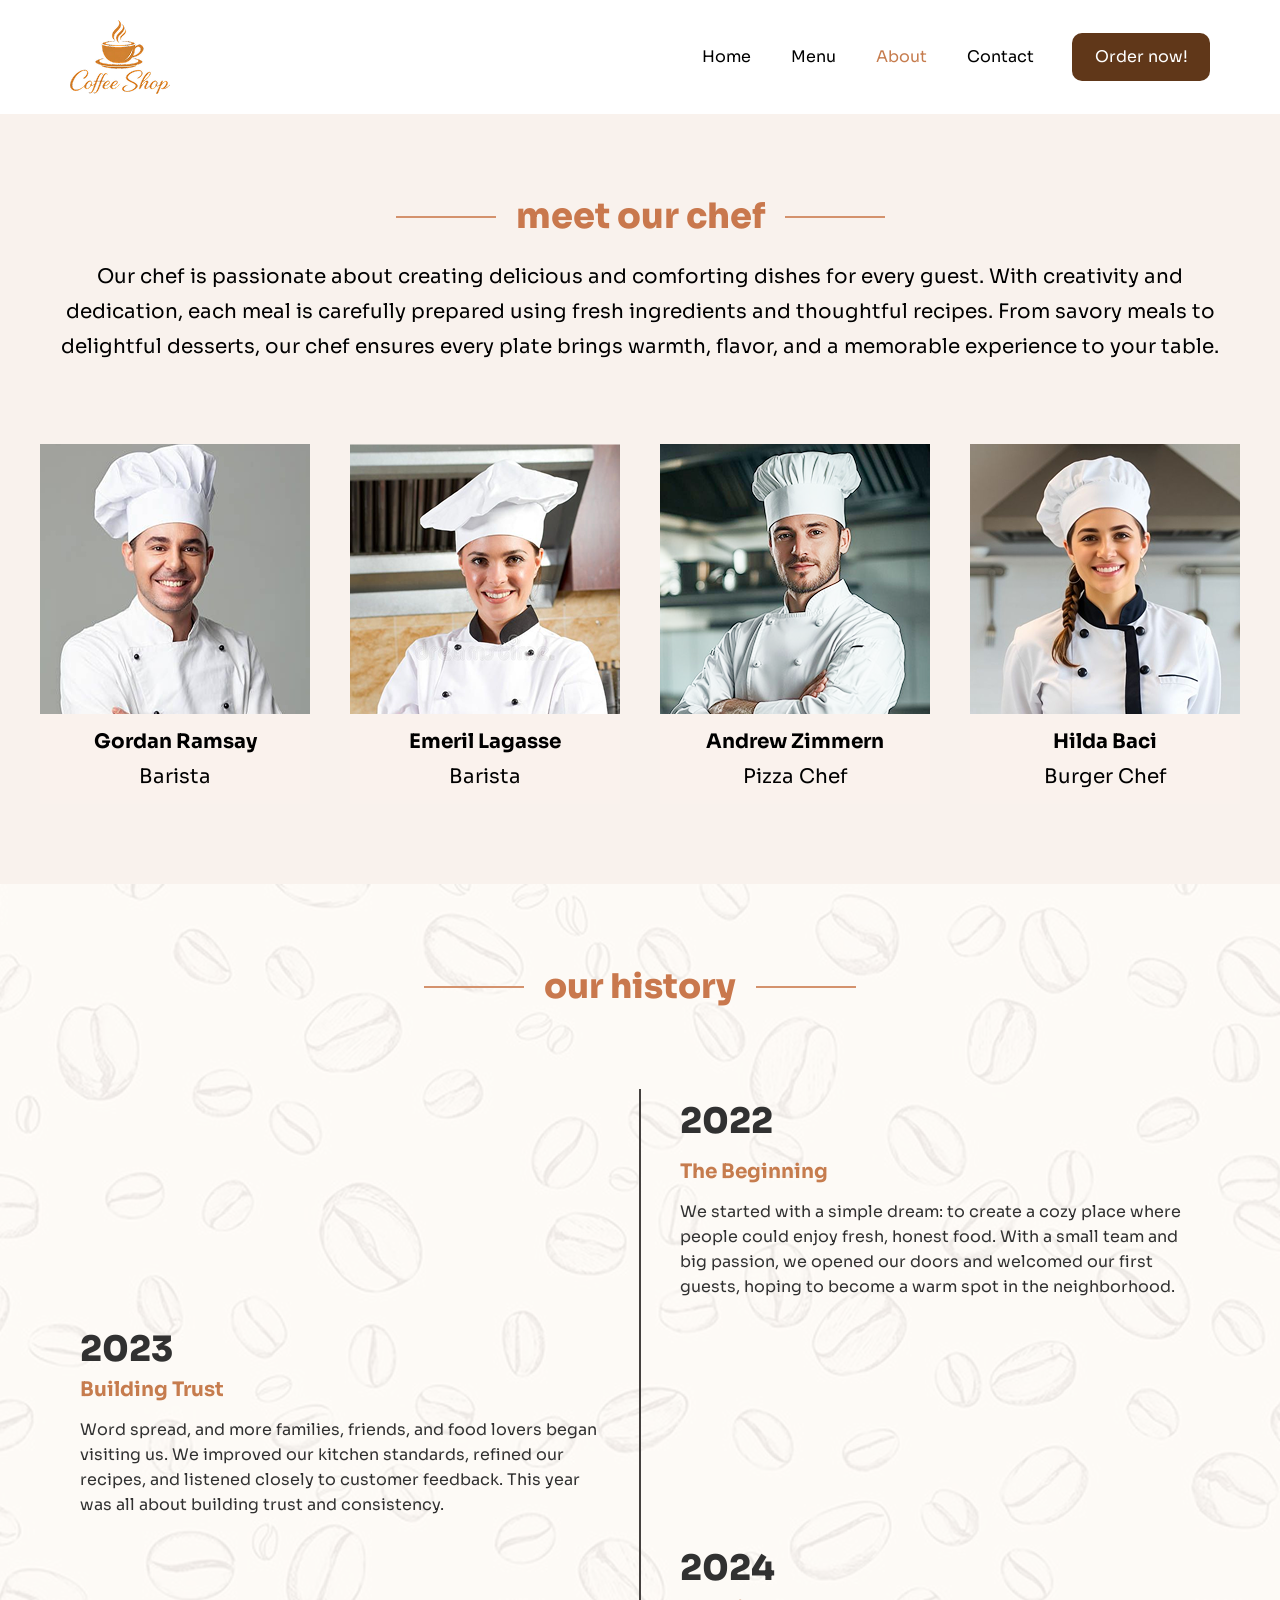
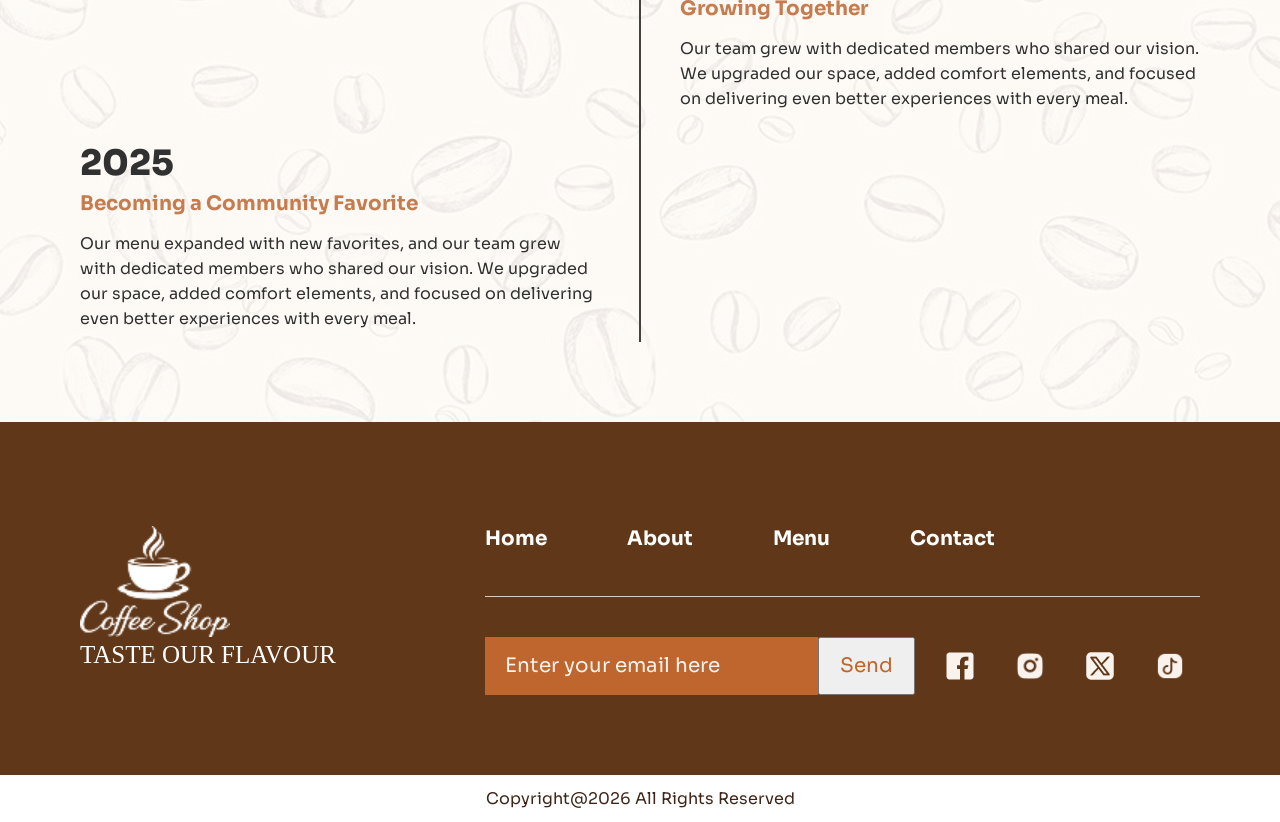
<file: about.html>
<!doctype html>
<html lang="en">
  <head>
    <meta charset="UTF-8" />
    <meta name="viewport" content="width=device-width, initial-scale=1.0" />
        <meta name="description" content="Meet the team and learn the story behind Coffee Shop, where we prepare comforting food and drinks with care." />
    <meta name="theme-color" content="#fffaf5" />
        <title>About Us | Coffee Shop</title>
    <link rel="icon" type="image/png" href="./img/logo.png" />
    <meta name="author" content="Coffee Shop" />
    <meta name="robots" content="index, follow" />
    <meta name="keywords" content="about Coffee Shop, cafe team, coffee shop story" />
    <meta property="og:type" content="website" />
    <meta property="og:site_name" content="Coffee Shop" />
    <meta property="og:title" content="About Us | Coffee Shop" />
    <meta property="og:description" content="Meet the team and learn the story behind Coffee Shop, where we prepare comforting food and drinks with care." />
    <meta property="og:image" content="./img/logo.png" />
    <meta property="og:image:alt" content="Coffee Shop logo" />
    <meta property="og:locale" content="en_US" />
    <link rel="preconnect" href="https://fonts.googleapis.com" />
    <link rel="preconnect" href="https://fonts.gstatic.com" crossorigin />
    <link
      href="https://fonts.googleapis.com/css2?family=Sora:wght@100..800&display=swap"
      rel="stylesheet"
    />
    <link rel="stylesheet" href="./css/common.css" />
    <link rel="stylesheet" href="./css/utilities.css" />
    <link rel="stylesheet" href="./css/about.css" />
  </head>

  <body>
    <header class="sec-header">
      <nav class="sec-navbar" aria-label="Main navigation">
        <a
          class="sec-brand sec-brand-logo-only"
          href="index.html"
          aria-label="Coffee Shop home"
          ><img src="./img/logo.png" alt="Coffee Shop"
        /></a>
        <button
          class="sec-nav-toggle"
          type="button"
          aria-expanded="false"
          aria-controls="primary-navigation"
        >
          <span class="sec-visually-hidden">Toggle navigation</span><span></span
          ><span></span><span></span>
        </button>
        <div class="sec-navbar-actions">
          <ul class="sec-nav-links" id="primary-navigation">
            <li>
              <a href="index.html">Home</a>
            </li>
            <li><a href="menu.html">Menu</a></li>
            <li>
              <a class="sec-current" href="about.html" aria-current="page"
                >About</a
              >
            </li>
            <li><a href="contact.html">Contact</a></li>
          </ul>
          <a class="sec-button sec-nav-order" href="menu.html">Order now!</a>
        </div>
      </nav>
    </header>
    <main>
      <section class="team" aria-labelledby="team-title">
        <div class="sec-wrap team__inner">
          <div class="section-heading">
            <span aria-hidden="true"></span>
            <h1 id="team-title">meet our chef</h1>
            <span aria-hidden="true"></span>
          </div>
          <p class="team__intro">
            Our chef is passionate about creating delicious and comforting
            dishes for every guest. With creativity and dedication, each meal is
            carefully prepared using fresh ingredients and thoughtful recipes.
            From savory meals to delightful desserts, our chef ensures every
            plate brings warmth, flavor, and a memorable experience to your
            table.
          </p>
          <div class="team-grid">
            <article class="team-card">
              <img
                src="./img/about/img_about_barista.png"
                alt="Gordan Ramsay, barista"
              />
              <div class="team-card__caption">
                <h2>Gordan Ramsay</h2>
                <p>Barista</p>
              </div>
            </article>
            <article class="team-card">
              <img
                src="./img/about/img_about_barista_girl.png"
                alt="Emeril Lagasse, barista"
              />
              <div class="team-card__caption">
                <h2>Emeril Lagasse</h2>
                <p>Barista</p>
              </div>
            </article>
            <article class="team-card">
              <img
                src="./img/about/img_about_pizza_chef.png"
                alt="Andrew Zimmern, pizza chef"
              />
              <div class="team-card__caption">
                <h2>Andrew Zimmern</h2>
                <p>Pizza Chef</p>
              </div>
            </article>
            <article class="team-card">
              <img
                src="./img/about/img_about_burger_chef.png"
                alt="Hilda Baci, burger chef"
              />
              <div class="team-card__caption">
                <h2>Hilda Baci</h2>
                <p>Burger Chef</p>
              </div>
            </article>
          </div>
        </div>
      </section>
      <section class="history" aria-labelledby="history-title">
        <div class="sec-wrap">
          <div class="section-heading section-heading--history">
            <span aria-hidden="true"></span>
            <h2 id="history-title">our history</h2>
            <span aria-hidden="true"></span>
          </div>
          <div class="timeline">
            <article
              class="timeline-item timeline-item--right timeline-item--2022"
            >
              <h3>2022</h3>
              <h4>The Beginning</h4>
              <p>
                We started with a simple dream: to create a cozy place where
                people could enjoy fresh, honest food. With a small team and big
                passion, we opened our doors and welcomed our first guests,
                hoping to become a warm spot in the neighborhood.
              </p>
            </article>
            <article
              class="timeline-item timeline-item--left timeline-item--2023"
            >
              <h3>2023</h3>
              <h4>Building Trust</h4>
              <p>
                Word spread, and more families, friends, and food lovers began
                visiting us. We improved our kitchen standards, refined our
                recipes, and listened closely to customer feedback. This year
                was all about building trust and consistency.
              </p>
            </article>
            <article
              class="timeline-item timeline-item--right timeline-item--2024"
            >
              <h3>2024</h3>
              <h4>Growing Together</h4>
              <p>
                Our team grew with dedicated members who shared our vision. We
                upgraded our space, added comfort elements, and focused on
                delivering even better experiences with every meal.
              </p>
            </article>
            <article
              class="timeline-item timeline-item--left timeline-item--2025"
            >
              <h3>2025</h3>
              <h4>Becoming a Community Favorite</h4>
              <p>
                Our menu expanded with new favorites, and our team grew with
                dedicated members who shared our vision. We upgraded our space,
                added comfort elements, and focused on delivering even better
                experiences with every meal.
              </p>
            </article>
          </div>
        </div>
      </section>
    </main>
    <footer class="sec-footer sec-footer-home">
      <div class="sec-footer-home-inner sec-mobile-wrap">
        <div class="sec-footer-home-brand">
          <a href="index.html" aria-label="Coffee Shop home"
            ><img src="./img/logo.png" alt="Coffee Shop"
          /></a>
          <p>TASTE OUR FLAVOUR</p>
        </div>
        <div class="sec-footer-home-main">
          <nav class="sec-footer-home-nav" aria-label="Footer navigation">
            <a href="index.html">Home</a>
            <a href="about.html">About</a>
            <a href="menu.html">Menu</a>
            <a href="contact.html">Contact</a>
          </nav>
          <div class="sec-footer-home-signup-row">
            <form
              class="sec-footer-home-form"
              action="mailto:hello@coffeecorner.example"
              method="post"
              enctype="text/plain"
            >
              <label class="sec-visually-hidden" for="footer-email"></label>
              <input
                id="footer-email"
                type="email"
                name="email"
                placeholder="Enter your email here"
                required
              />
              <button class="sec-footer-sent-button" type="submit">Send</button>
            </form>
            <div class="sec-footer-home-social" aria-label="Social media">
              <a
                href="https://www.facebook.com/"
                target="_blank"
                rel="noopener noreferrer"
                aria-label="Facebook"
                ><img src="./img/home/ico_facebook.png" alt=""
              /></a>
              <a
                href="https://www.instagram.com/"
                target="_blank"
                rel="noopener noreferrer"
                aria-label="Instagram"
                ><img src="./img/home/ico_instagram.png" alt=""
              /></a>
              <a
                href="https://x.com/"
                target="_blank"
                rel="noopener noreferrer"
                aria-label="X"
                ><img src="./img/home/ico_twitter.png" alt=""
              /></a>
              <a
                href="https://www.tiktok.com/"
                target="_blank"
                rel="noopener noreferrer"
                aria-label="TikTok"
                ><img src="./img/home/ico_tiktok.png" alt=""
              /></a>
            </div>
          </div>
        </div>
      </div>
      <div class="sec-footer-home-copyright">
        Copyright@2026 All Rights Reserved
      </div>
    </footer>
    <script src="./javascript/main.js"></script>
  </body>
</html>
</file>
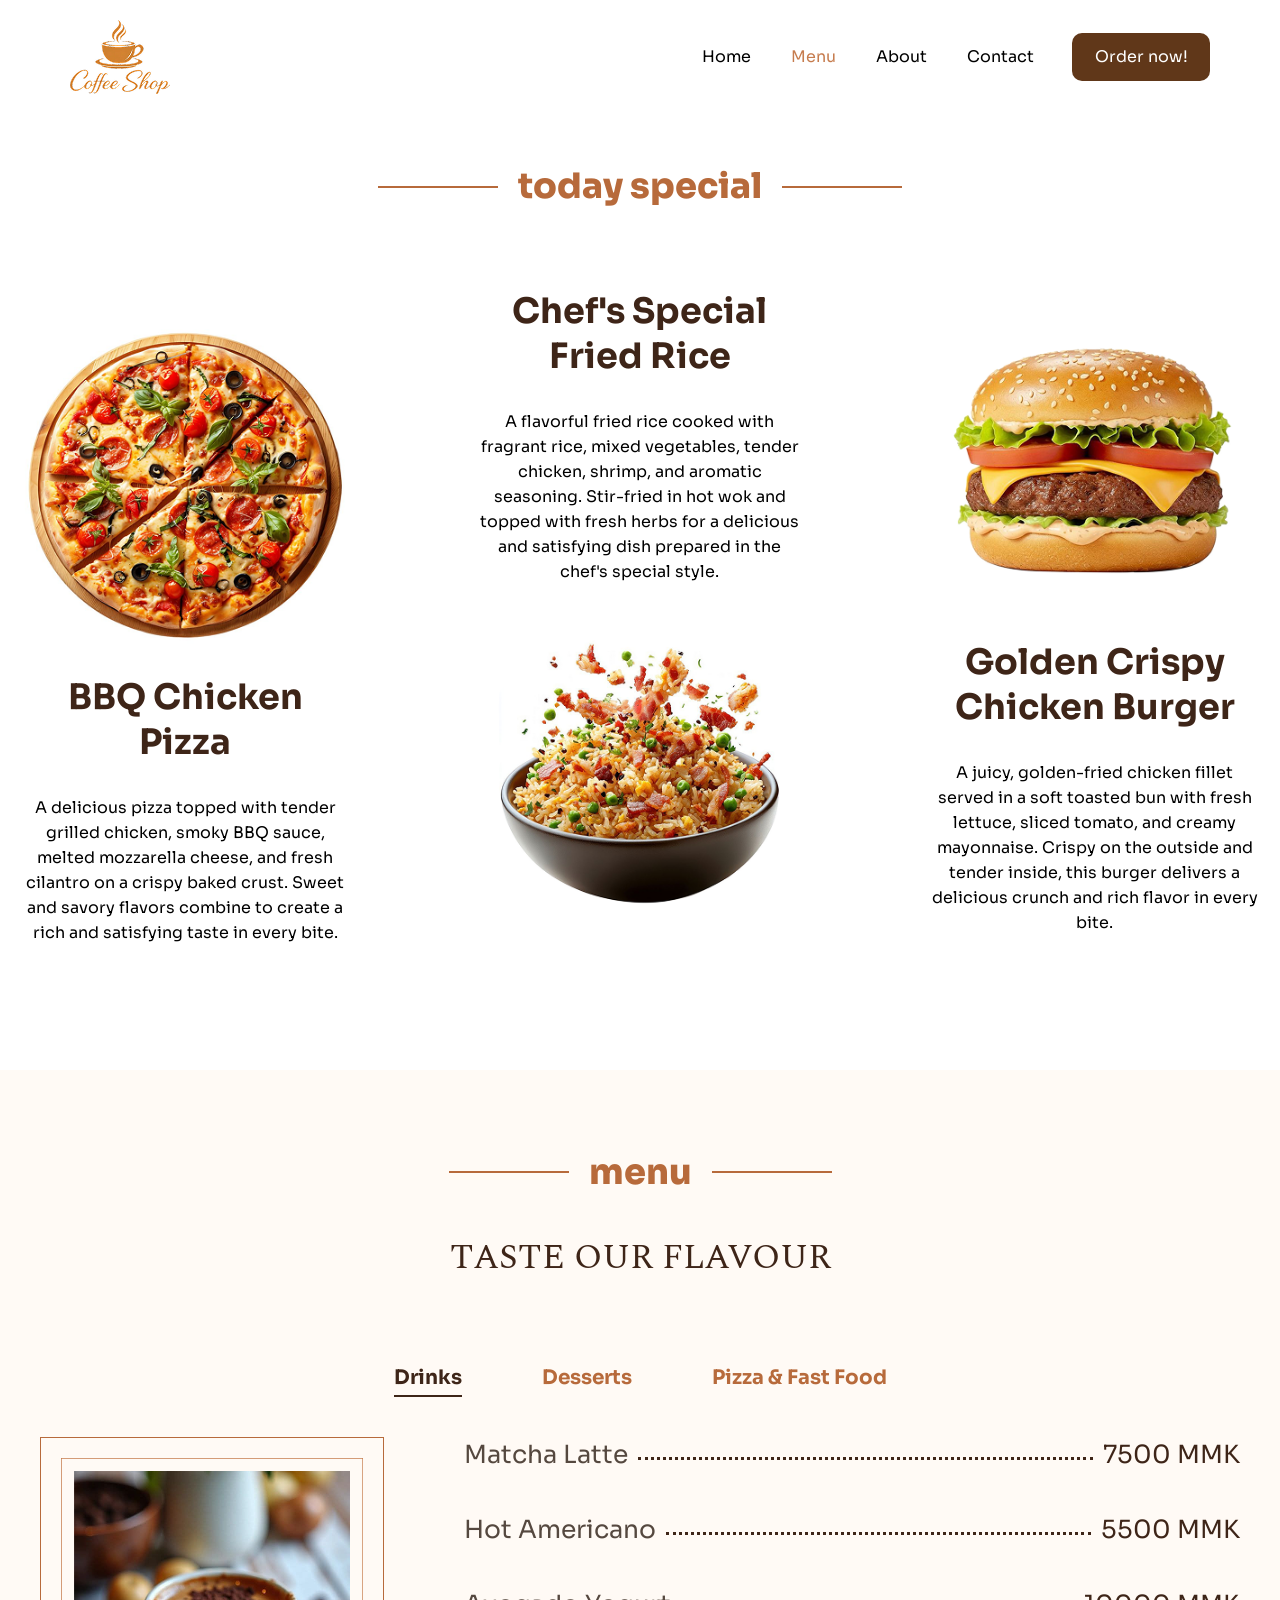
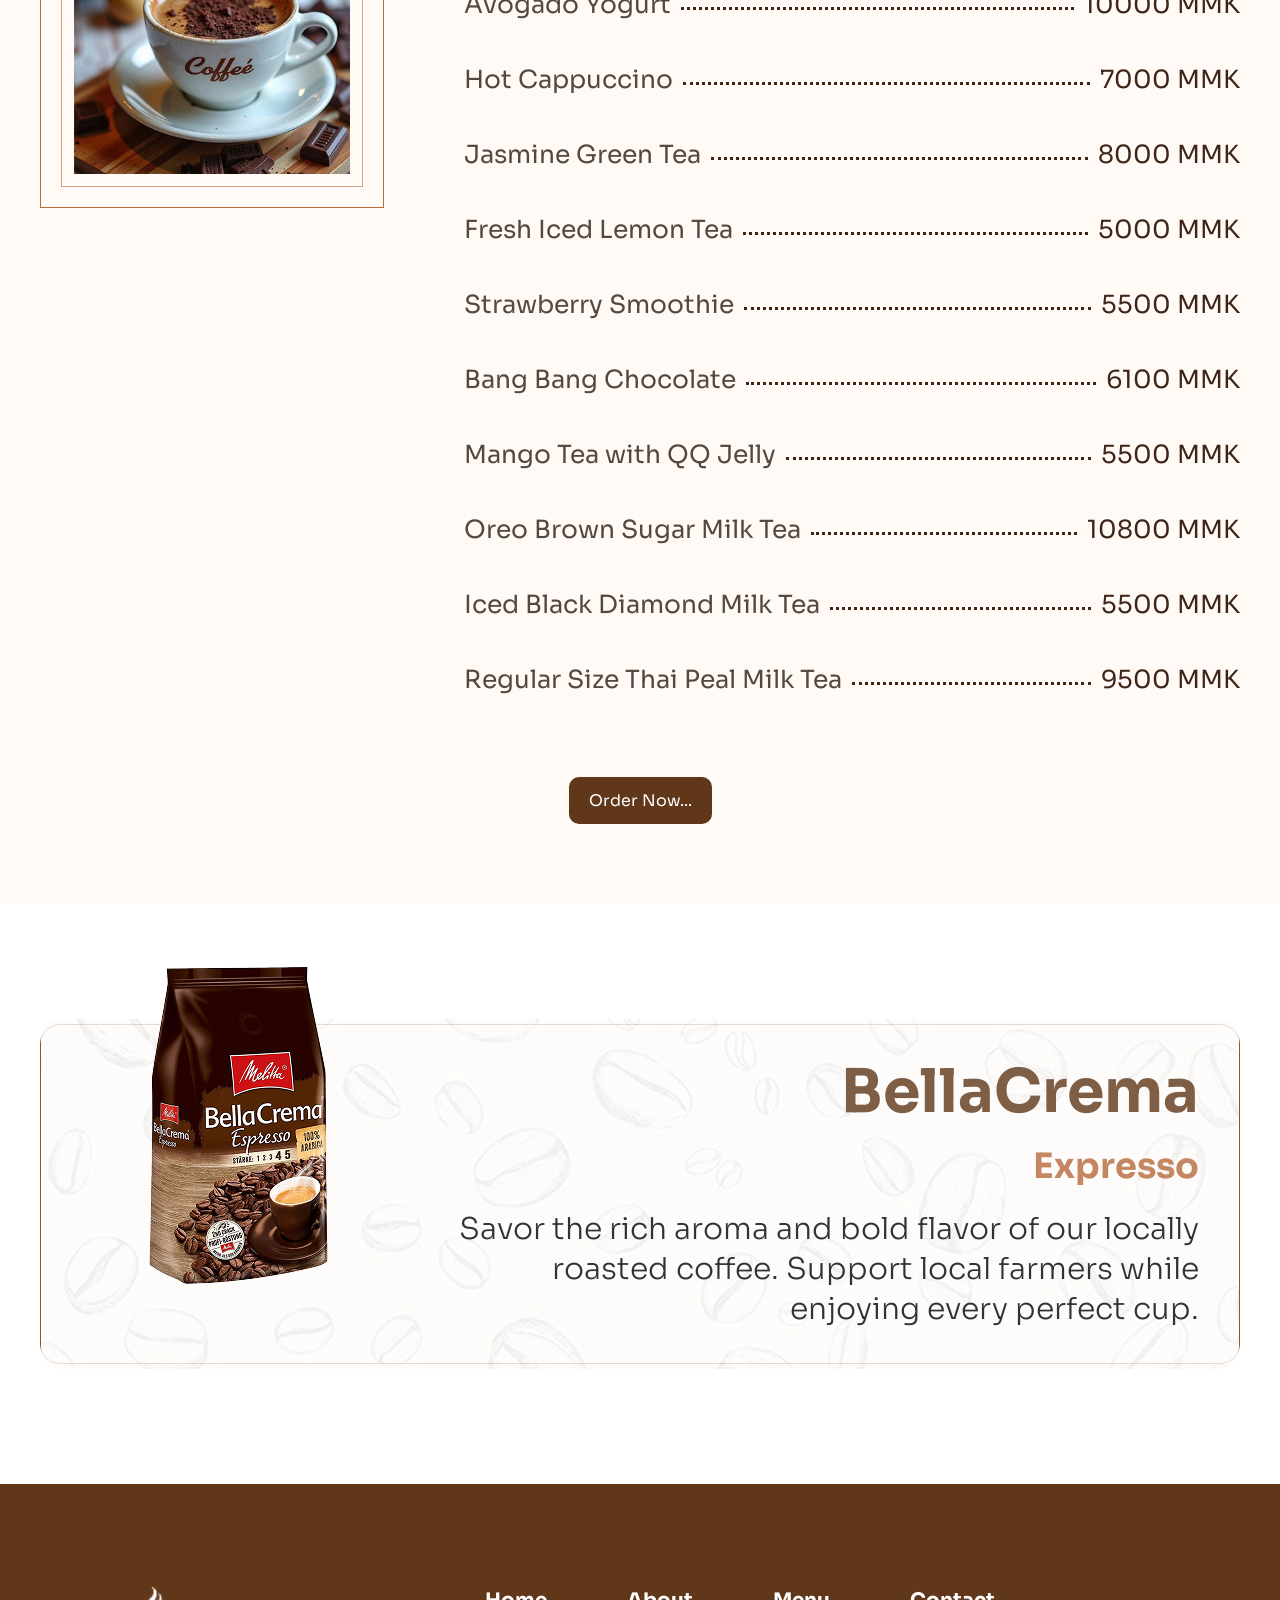
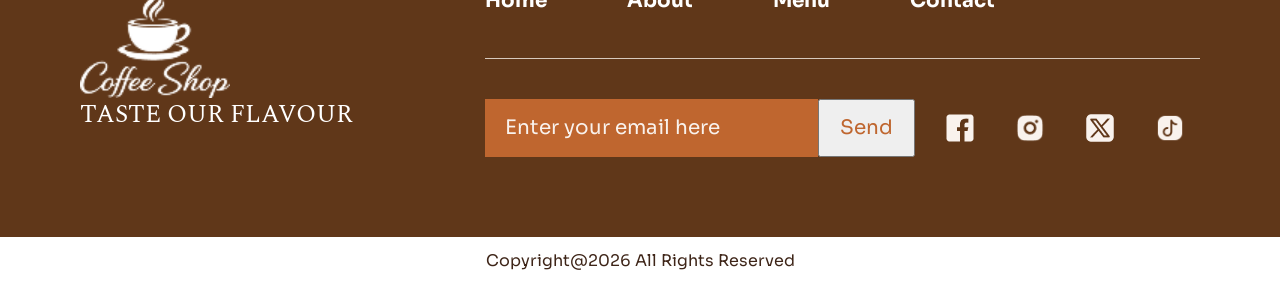
<file: menu.html>
<!-- @format -->

<!doctype html>
<html lang="en">
  <head>
    <meta charset="UTF-8" />
    <meta name="viewport" content="width=device-width, initial-scale=1.0" />
        <meta name="description" content="Explore the Coffee Shop menu of handcrafted drinks, desserts, pizza, and satisfying favorites made with care." />
    <meta name="theme-color" content="#fffaf5" />
        <title>Our Menu | Coffee Shop</title>
    <link rel="icon" type="image/png" href="./img/logo.png" />
    <meta name="author" content="Coffee Shop" />
    <meta name="robots" content="index, follow" />
    <meta name="keywords" content="coffee menu, cafe drinks, desserts, pizza, cafe food" />
    <meta property="og:type" content="website" />
    <meta property="og:site_name" content="Coffee Shop" />
    <meta property="og:title" content="Our Menu | Coffee Shop" />
    <meta property="og:description" content="Explore the Coffee Shop menu of handcrafted drinks, desserts, pizza, and satisfying favorites made with care." />
    <meta property="og:image" content="./img/logo.png" />
    <meta property="og:image:alt" content="Coffee Shop logo" />
    <meta property="og:locale" content="en_US" />
    <link rel="preconnect" href="https://fonts.googleapis.com" />
    <link rel="preconnect" href="https://fonts.gstatic.com" crossorigin />
    <link
      href="https://fonts.googleapis.com/css2?family=Sora:wght@100..800&display=swap"
      rel="stylesheet"
    />
    <link
      href="https://fonts.googleapis.com/css2?family=Spectral+SC:ital,wght@0,200;0,300;0,400;0,500;0,600;0,700;0,800;1,200;1,300;1,400;1,500;1,600;1,700;1,800&display=swap"
      rel="stylesheet"
    />
    <link rel="stylesheet" href="./css/common.css" />
    <link rel="stylesheet" href="./css/utilities.css" />
    <link rel="stylesheet" href="./css/menu.css" />
  </head>

  <body>
    <header class="sec-header">
      <nav class="sec-navbar" aria-label="Main navigation">
        <a
          class="sec-brand sec-brand-logo-only"
          href="index.html"
          aria-label="Coffee Shop home"
          ><img src="./img/logo.png" alt="Coffee Shop"
        /></a>
        <button
          class="sec-nav-toggle"
          type="button"
          aria-expanded="false"
          aria-controls="primary-navigation"
        >
          <span class="sec-visually-hidden">Toggle navigation</span><span></span
          ><span></span><span></span>
        </button>
        <div class="sec-navbar-actions">
          <ul class="sec-nav-links" id="primary-navigation">
            <li>
              <a href="index.html">Home</a>
            </li>
            <li>
              <a class="sec-current" href="menu.html" aria-current="page"
                >Menu</a
              >
            </li>
            <li><a href="about.html">About</a></li>
            <li><a href="contact.html">Contact</a></li>
          </ul>
          <a class="sec-button sec-nav-order" href="menu.html">Order now!</a>
        </div>
      </nav>
    </header>

    <main>
      <section class="today-special" aria-labelledby="special-heading">
        <div class="special-wrap">
          <div class="section-label">
            <span class="section-label__line"></span>
            <span class="section-label__text" id="special-heading"
              >today special</span
            >
            <span class="section-label__line"></span>
          </div>

          <div class="special-grid">
            <div class="special-card special-card--left">
              <div
                class="special-card__img-wrap special-card__img-wrap--circle"
              >
                <img
                  src="./img/menu/img_menu_pizza.png"
                  alt="BBQ Chicken Pizza"
                  class="special-card__img"
                />
              </div>
              <h3 class="special-card__name">BBQ Chicken Pizza</h3>
              <p class="special-card__desc">
                A delicious pizza topped with tender grilled chicken, smoky BBQ
                sauce, melted mozzarella cheese, and fresh cilantro on a crispy
                baked crust. Sweet and savory flavors combine to create a rich
                and satisfying taste in every bite.
              </p>
            </div>

            <div class="special-card special-card--center">
              <h3 class="special-card__name special-card__name--center">
                Chef's Special Fried Rice
              </h3>
              <p class="special-card__desc special-card__desc--center">
                A flavorful fried rice cooked with fragrant rice, mixed
                vegetables, tender chicken, shrimp, and aromatic seasoning.
                Stir-fried in hot wok and topped with fresh herbs for a
                delicious and satisfying dish prepared in the chef's special
                style.
              </p>
              <div class="special-card__img-wrap special-card__img-wrap--hero">
                <img
                  src="./img/menu/img_menu_fried_rice.png"
                  alt="Chef's Special Fried Rice"
                  class="special-card__img special-card__img--hero"
                />
              </div>
            </div>

            <div class="special-card special-card--right">
              <div
                class="special-card__img-wrap special-card__img-wrap--circle"
              >
                <img
                  src="./img/menu/img_menu_humburger.png"
                  alt="Golden Crispy Chicken Burger"
                  class="special-card__img"
                />
              </div>
              <h3 class="special-card__name special-card__name--right">
                Golden Crispy Chicken Burger
              </h3>
              <p class="special-card__desc special-card__desc--right">
                A juicy, golden-fried chicken fillet served in a soft toasted
                bun with fresh lettuce, sliced tomato, and creamy mayonnaise.
                Crispy on the outside and tender inside, this burger delivers a
                delicious crunch and rich flavor in every bite.
              </p>
            </div>
          </div>
        </div>
      </section>

      <section class="menu-section" aria-labelledby="menu-heading">
        <div class="sec-wrap">
          <div class="menu-dashed-box">
            <!-- Section label -->
            <div class="section-label-menu">
              <span class="section-label__line"></span>
              <span class="section-label__text" id="menu-heading">menu</span>
              <span class="section-label__line"></span>
            </div>

            <h2 class="menu-section__subtitle">TASTE OUR FLAVOUR</h2>

            <div class="menu-tabs" role="tablist" aria-label="Menu categories">
              <button
                class="menu-tab menu-tab--active"
                role="tab"
                aria-selected="true"
                aria-controls="tab-drinks"
                id="btn-drinks"
                data-tab="drinks"
              >
                Drinks
              </button>
              <button
                class="menu-tab"
                role="tab"
                aria-selected="false"
                aria-controls="tab-desserts"
                id="btn-desserts"
                data-tab="desserts"
              >
                Desserts
              </button>
              <button
                class="menu-tab"
                role="tab"
                aria-selected="false"
                aria-controls="tab-fastfood"
                id="btn-fastfood"
                data-tab="fastfood"
              >
                Pizza &amp; Fast Food
              </button>
            </div>

            <div class="menu-panel-wrap">
              <div
                class="menu-panel menu-panel--active"
                id="tab-drinks"
                role="tabpanel"
                aria-labelledby="btn-drinks"
              >
                <h3 class="menu-panel__title">Drinks</h3>
                <div class="menu-panel__img-col">
                  <img
                    src="./img/menu/img_menu_coffee.png"
                    alt="Coffee drinks"
                    class="menu-panel__photo"
                  />
                </div>
                <div class="menu-list">
                  <div class="menu-list__item">
                    <span class="menu-list__name">Matcha Latte</span>
                    <span class="menu-list__dots" aria-hidden="true"></span>
                    <span class="menu-list__price">7500 MMK</span>
                  </div>
                  <div class="menu-list__item">
                    <span class="menu-list__name">Hot Americano</span>
                    <span class="menu-list__dots" aria-hidden="true"></span>
                    <span class="menu-list__price">5500 MMK</span>
                  </div>
                  <div class="menu-list__item">
                    <span class="menu-list__name">Avogado Yogurt</span>
                    <span class="menu-list__dots" aria-hidden="true"></span>
                    <span class="menu-list__price">10000 MMK</span>
                  </div>
                  <div class="menu-list__item">
                    <span class="menu-list__name">Hot Cappuccino</span>
                    <span class="menu-list__dots" aria-hidden="true"></span>
                    <span class="menu-list__price">7000 MMK</span>
                  </div>
                  <div class="menu-list__item">
                    <span class="menu-list__name">Jasmine Green Tea</span>
                    <span class="menu-list__dots" aria-hidden="true"></span>
                    <span class="menu-list__price">8000 MMK</span>
                  </div>
                  <div class="menu-list__item">
                    <span class="menu-list__name">Fresh Iced Lemon Tea</span>
                    <span class="menu-list__dots" aria-hidden="true"></span>
                    <span class="menu-list__price">5000 MMK</span>
                  </div>
                  <div class="menu-list__item">
                    <span class="menu-list__name">Strawberry Smoothie</span>
                    <span class="menu-list__dots" aria-hidden="true"></span>
                    <span class="menu-list__price">5500 MMK</span>
                  </div>
                  <div class="menu-list__item">
                    <span class="menu-list__name">Bang Bang Chocolate</span>
                    <span class="menu-list__dots" aria-hidden="true"></span>
                    <span class="menu-list__price">6100 MMK</span>
                  </div>
                  <div class="menu-list__item">
                    <span class="menu-list__name">Mango Tea with QQ Jelly</span>
                    <span class="menu-list__dots" aria-hidden="true"></span>
                    <span class="menu-list__price">5500 MMK</span>
                  </div>
                  <div class="menu-list__item">
                    <span class="menu-list__name"
                      >Oreo Brown Sugar Milk Tea</span
                    >
                    <span class="menu-list__dots" aria-hidden="true"></span>
                    <span class="menu-list__price">10800 MMK</span>
                  </div>
                  <div class="menu-list__item">
                    <span class="menu-list__name"
                      >Iced Black Diamond Milk Tea</span
                    >
                    <span class="menu-list__dots" aria-hidden="true"></span>
                    <span class="menu-list__price">5500 MMK</span>
                  </div>
                  <div class="menu-list__item">
                    <span class="menu-list__name"
                      >Regular Size Thai Peal Milk Tea</span
                    >
                    <span class="menu-list__dots" aria-hidden="true"></span>
                    <span class="menu-list__price">9500 MMK</span>
                  </div>
                </div>
              </div>

              <div
                class="menu-panel"
                id="tab-desserts"
                role="tabpanel"
                aria-labelledby="btn-desserts"
                hidden
              >
                <h3 class="menu-panel__title">Desserts</h3>
                <div class="menu-panel__img-col">
                  <img
                    src="./img/home/img_cake.png"
                    alt="Desserts"
                    class="menu-panel__photo"
                  />
                </div>
                <div class="menu-list">
                  <div class="menu-list__item">
                    <span class="menu-list__name">Chocolate Lava Cake</span>
                    <span class="menu-list__dots" aria-hidden="true"></span>
                    <span class="menu-list__price">8500 MMK</span>
                  </div>
                  <div class="menu-list__item">
                    <span class="menu-list__name">Strawberry Cheesecake</span>
                    <span class="menu-list__dots" aria-hidden="true"></span>
                    <span class="menu-list__price">9000 MMK</span>
                  </div>
                  <div class="menu-list__item">
                    <span class="menu-list__name">Vanilla Ice Cream</span>
                    <span class="menu-list__dots" aria-hidden="true"></span>
                    <span class="menu-list__price">5000 MMK</span>
                  </div>
                  <div class="menu-list__item">
                    <span class="menu-list__name">Blueberry Muffin</span>
                    <span class="menu-list__dots" aria-hidden="true"></span>
                    <span class="menu-list__price">4500 MMK</span>
                  </div>
                  <div class="menu-list__item">
                    <span class="menu-list__name">Caramel Pudding</span>
                    <span class="menu-list__dots" aria-hidden="true"></span>
                    <span class="menu-list__price">5500 MMK</span>
                  </div>
                  <div class="menu-list__item">
                    <span class="menu-list__name">Tiramisu</span>
                    <span class="menu-list__dots" aria-hidden="true"></span>
                    <span class="menu-list__price">10000 MMK</span>
                  </div>
                  <div class="menu-list__item">
                    <span class="menu-list__name">Honey Toast</span>
                    <span class="menu-list__dots" aria-hidden="true"></span>
                    <span class="menu-list__price">7500 MMK</span>
                  </div>
                </div>
              </div>

              <div
                class="menu-panel"
                id="tab-fastfood"
                role="tabpanel"
                aria-labelledby="btn-fastfood"
                hidden
              >
                <h3 class="menu-panel__title">Pizza &amp; Fast Food</h3>
                <div class="menu-panel__img-col">
                  <img
                    src="./img/menu/img_menu_pizza.png"
                    alt="Pizza and Fast Food"
                    class="menu-panel__photo"
                  />
                </div>
                <div class="menu-list">
                  <div class="menu-list__item">
                    <span class="menu-list__name">BBQ Chicken Pizza</span>
                    <span class="menu-list__dots" aria-hidden="true"></span>
                    <span class="menu-list__price">18000 MMK</span>
                  </div>
                  <div class="menu-list__item">
                    <span class="menu-list__name">Cheese Margherita Pizza</span>
                    <span class="menu-list__dots" aria-hidden="true"></span>
                    <span class="menu-list__price">15000 MMK</span>
                  </div>
                  <div class="menu-list__item">
                    <span class="menu-list__name"
                      >Golden Crispy Chicken Burger</span
                    >
                    <span class="menu-list__dots" aria-hidden="true"></span>
                    <span class="menu-list__price">12000 MMK</span>
                  </div>
                  <div class="menu-list__item">
                    <span class="menu-list__name"
                      >Chef's Special Fried Rice</span
                    >
                    <span class="menu-list__dots" aria-hidden="true"></span>
                    <span class="menu-list__price">9500 MMK</span>
                  </div>
                  <div class="menu-list__item">
                    <span class="menu-list__name">Classic French Fries</span>
                    <span class="menu-list__dots" aria-hidden="true"></span>
                    <span class="menu-list__price">4000 MMK</span>
                  </div>
                  <div class="menu-list__item">
                    <span class="menu-list__name">Loaded Nachos</span>
                    <span class="menu-list__dots" aria-hidden="true"></span>
                    <span class="menu-list__price">7000 MMK</span>
                  </div>
                  <div class="menu-list__item">
                    <span class="menu-list__name">Crispy Chicken Wings</span>
                    <span class="menu-list__dots" aria-hidden="true"></span>
                    <span class="menu-list__price">11000 MMK</span>
                  </div>
                </div>
              </div>
            </div>

            <div class="menu-section__cta">
              <a href="#" class="sec-button">Order Now...</a>
            </div>
          </div>
          <!-- /.menu-dashed-box -->
        </div>
      </section>

      <section class="bella-crema" aria-label="BellaCrema Espresso">
        <div class="bella-crema_card_container">
          <div class="bella-crema__box">
            <div class="bella-crema__box_card">
              <div class="bella-crema__img-col">
                <img
                  src="./img/menu/img_menu_bella_crema.png"
                  alt="BellaCrema Espresso coffee bag"
                  class="bella-crema__img"
                />
              </div>
              <div class="bella-crema__card">
                <div class="bella-crema__content">
                  <p class="bella-crema__brand">BellaCrema</p>
                  <p class="bella-crema__sub">Expresso</p>
                  <p class="bella-crema__desc">
                    Savor the rich aroma and bold flavor of our locally roasted
                    coffee. Support local farmers while enjoying every perfect
                    cup.
                  </p>
                </div>
              </div>
            </div>
          </div>
        </div>
      </section>
    </main>

    <footer class="sec-footer sec-footer-home">
      <div class="sec-footer-home-inner sec-mobile-wrap">
        <div class="sec-footer-home-brand">
          <a href="index.html" aria-label="Coffee Shop home"
            ><img src="./img/logo.png" alt="Coffee Shop"
          /></a>
          <p>TASTE OUR FLAVOUR</p>
        </div>
        <div class="sec-footer-home-main">
          <nav class="sec-footer-home-nav" aria-label="Footer navigation">
            <a href="index.html">Home</a>
            <a href="about.html">About</a>
            <a href="menu.html">Menu</a>
            <a href="contact.html">Contact</a>
          </nav>
          <div class="sec-footer-home-signup-row">
            <form
              class="sec-footer-home-form"
              action="mailto:hello@coffeecorner.example"
              method="post"
              enctype="text/plain"
            >
              <label class="sec-visually-hidden" for="footer-email"></label>
              <input
                id="footer-email"
                type="email"
                name="email"
                placeholder="Enter your email here"
                required
              />
              <button class="sec-footer-sent-button" type="submit">Send</button>
            </form>
            <div class="sec-footer-home-social" aria-label="Social media">
              <a
                href="https://www.facebook.com/"
                target="_blank"
                rel="noopener noreferrer"
                aria-label="Facebook"
                ><img src="./img/home/ico_facebook.png" alt=""
              /></a>
              <a
                href="https://www.instagram.com/"
                target="_blank"
                rel="noopener noreferrer"
                aria-label="Instagram"
                ><img src="./img/home/ico_instagram.png" alt=""
              /></a>
              <a
                href="https://x.com/"
                target="_blank"
                rel="noopener noreferrer"
                aria-label="X"
                ><img src="./img/home/ico_twitter.png" alt=""
              /></a>
              <a
                href="https://www.tiktok.com/"
                target="_blank"
                rel="noopener noreferrer"
                aria-label="TikTok"
                ><img src="./img/home/ico_tiktok.png" alt=""
              /></a>
            </div>
          </div>
        </div>
      </div>
      <div class="sec-footer-home-copyright">
        Copyright@2026 All Rights Reserved
      </div>
    </footer>
    <script src="./javascript/main.js"></script>
  </body>
</html>
</file>
<file: css/common.css>
* {
  box-sizing: border-box;
  margin: 0;
  padding: 0;
}

:root {
  --primary-color: #603719;
  --primary-color-dark: #3e2518;
  --secondary-color: #b76a3b;
  --color-cream: #fffaf5;
  --color-cream-deep: #f7eee7;
  --color-paper: #fff;
  --color-text: #55483f;
  --color-muted: #83766d;
  --font-heading: "Sora", sans-serif;
  --font-accent: "Spectral SC", serif;
  --shadow-card: 0 14px 36px rgb(65 39 22 / 9%);
}

html {
  color-scheme: light;
  background: var(--color-paper);
  color: var(--color-text);
  font-family: var(--font-heading);
  font-size: 16px;
  line-height: 1.7;
  scroll-behavior: smooth;
}

img {
  display: block;
  max-width: 100%;
}

a {
  color: inherit;
  text-decoration: none;
}

button,
input,
textarea {
  font: inherit;
}

button,
a {
  -webkit-tap-highlight-color: transparent;
}

ul {
  list-style: none;
}

h1,
h2,
h3,
h4 {
  color: var(--primary-color-dark);
  font-family: var(--font-heading);
  font-weight: 600;
  line-height: 1.18;
}

h1 {
  font-size: 80px;
  font-weight: 400;
  color: #000000;
}

h2 {
  font-size: 35px;
  font-weight: 800;
  color: #c67c4e;
}

p {
  font-size: 16px;
  font-weight: 400;
  font-family: var(--font-heading);
  color: #313131;
}

.sec-wrap {
  width: min(100% - 48px, 1200px);
  margin-inline: auto;
  padding: 80px 0px;
}

.sec-visually-hidden {
  position: absolute;
  overflow: hidden;
  width: 1px;
  height: 1px;
  padding: 0;
  border: 0;
  clip: rect(0, 0, 0, 0);
  white-space: nowrap;
  clip-path: inset(50%);
}

.sec-button {
  display: inline-flex;
  align-items: center;
  justify-content: center;
  gap: 10px;
  padding: 10px 20px;
  border-radius: 10px;
  color: var(--color-paper);
  background: var(--primary-color);
  cursor: pointer;
  font-size: 16px;
  font-weight: 400;
  transition:
    background-color 180ms ease,
    color 180ms ease,
    transform 180ms ease;
}

.sec-button:hover {
  transform: translateY(-2px);
  background: var(--primary-color-dark);
}

.sec-navbar {
  display: flex;
  width: auto;
  align-items: center;
  justify-content: space-between;
  gap: 40px;
  padding: 20px 70px;
}

.sec-navbar-actions {
  display: flex;
  align-items: center;
  justify-content: flex-end;
  gap: clamp(20px, 3vw, 40px);
  margin-left: auto;
}

.sec-nav-links {
  display: flex;
  align-items: center;
  gap: 40px;
}

.sec-nav-order {
  width: 138px;
}

.sec-nav-links a {
  position: relative;
  color: #000000;
  font-size: 16px;
  font-weight: 400;
}

.sec-nav-links a::after {
  position: absolute;
  right: 0;
  bottom: 1px;
  left: 0;
  height: 2px;
  transform: scaleX(0);
  transform-origin: left;
  background: var(--secondary-color);
  content: "";
  transition: transform 180ms ease;
}

.sec-nav-links a:hover::after {
  transform: scaleX(1);
}

.sec-nav-links a.sec-current {
  color: #c67c4e;
}

.sec-nav-toggle {
  display: none;
}

.sec-brand {
  display: inline-flex;
  flex: 0 0 auto;
  align-items: center;
  gap: 9px;
  color: var(--primary-color);
  font-family: var(--font-heading);
  font-size: 1.25rem;
  font-weight: 700;
}

.sec-brand img {
  width: 52px;
  height: 40px;
  object-fit: contain;
}

.sec-brand-logo-only img {
  width: 100px;
  height: 74px;
}

.sec-footer {
  padding: 0px 80px;
  background: var(--primary-color-dark);
  color: var(--color-paper);
  text-align: center;
}

.sec-footer-home {
  padding: 0;
  background: var(--primary-color);
  text-align: left;
}

.sec-footer-home-inner {
  display: grid;
  align-items: center;
  width: min(100% - 96px, 1200px);
  margin-inline: auto;
  grid-template-columns: 1fr 2.2fr;
  gap: 35px;
}

.sec-footer-home-brand {
  text-align: center;
}

.sec-footer-home-brand img {
  width: 150px;
  height: 111px;
  filter: brightness(0) invert(1);
}

.sec-footer-home-brand a {
  display: block;
  width: fit-content;
  margin-inline: auto;
}

.sec-footer-home-brand p {
  width: 100%;
  color: var(--color-paper);
  font-family: var(--font-accent);
  font-size: 25px;
  font-weight: 400;
  line-height: 35px;
  text-align: center;
}

.sec-footer-home-main {
  min-width: 0;
}

.sec-footer-home-nav {
  display: flex;
  min-height: 58px;
  align-items: center;
  justify-content: start;
  gap: clamp(22px, 4vw, 48px);
  border-bottom: 1px solid rgb(255 250 245 / 75%);
}

.sec-footer-home-nav a {
  color: var(--color-paper);
  font-size: 0.86rem;
  font-weight: 600;
}

.sec-footer-home-nav a:hover {
  color: #edbd9a;
}

.sec-footer-home-signup-row {
  display: flex;
  align-items: center;
  justify-content: space-between;
  gap: 30px;
  margin-top: 26px;
}

.sec-footer-home-form {
  display: flex;
  flex: 1;
  max-width: 300px;
}

.sec-footer-home-form input {
  width: 100%;
  min-width: 0;
  min-height: 38px;
  padding: 8px 12px;
  border: 0;
  border-radius: 0;
  background: rgb(255 250 245 / 18%);
  color: var(--color-paper);
  font-size: 0.78rem;
}

.sec-footer-home-form input::placeholder {
  color: rgb(255 250 245 / 88%);
}

.sec-footer-home-social {
  display: flex;
  align-items: center;
  justify-content: center;
  gap: 20px;
}

.sec-footer-home-social a {
  display: grid;
  width: 20px;
  height: 24px;
  place-items: center;
}

.sec-footer-home-social img {
  max-width: 18px;
  max-height: 18px;
  object-fit: contain;
}

.sec-footer-home-copyright {
  background: var(--color-paper);
  color: var(--primary-color-dark);
  font-size: 16px;
  font-weight: 400;
  font-family: var(--font-primary);
  text-align: center;
  padding: 10px 0px;
}

@media (max-width: 900px) {
  .sec-header {
    border-bottom: 1px solid #e3e3e3;
  }
  .sec-brand-logo-only img {
    width: 50px;
    height: 37px;
  }
  .sec-navbar {
    position: relative;
    z-index: 2;
    min-height: 72px;
    gap: 18px;
    padding: 10px 20px;
  }
  .sec-navbar-actions {
    display: none;
  }
  .sec-nav-order {
    display: inline-flex;
    width: fit-content;
    margin-top: 20px;
    font-size: 14px;
    font-weight: 400;
  }
  .sec-nav-toggle {
    position: absolute;
    z-index: 8;
    top: 12px;
    right: 18px;
    display: flex;
    width: 56px;
    height: 56px;
    flex-direction: column;
    align-items: center;
    justify-content: center;
    gap: 5px;
    border: none;
    background: transparent;
    cursor: pointer;
  }
  .sec-nav-toggle span:not(.sec-visually-hidden) {
    width: 24px;
    height: 2px;
    background: #000000;
    transition:
      transform 180ms ease,
      opacity 180ms ease;
  }
  .sec-nav-toggle[aria-expanded="true"] span:nth-of-type(2) {
    transform: translateY(7px) rotate(45deg);
  }
  .sec-nav-toggle[aria-expanded="true"] span:nth-of-type(3) {
    opacity: 0;
  }
  .sec-nav-toggle[aria-expanded="true"] span:nth-of-type(4) {
    transform: translateY(-7px) rotate(-45deg);
  }
  .sec-navbar.sec-menu-open > .sec-brand {
    position: fixed;
    z-index: 8;
    top: 18px;
    left: 20px;
  }
  .sec-navbar.sec-menu-open > .sec-brand img {
    width: 50px;
    height: 37px;
  }
  .sec-navbar.sec-menu-open .sec-navbar-actions {
    position: fixed;
    z-index: 7;
    inset: 0;
    display: flex;
    overflow-y: auto;
    align-items: stretch;
    flex-direction: column;
    justify-content: flex-start;
    gap: 0;
    padding: 77px 20px 0px 15px;
    background: var(--color-paper);
  }
  .sec-nav-links {
    display: flex;
    align-items: stretch;
    flex-direction: column;
    gap: 0;
    padding: 0;
  }
  .sec-nav-links:not(.sec-open) {
    display: none;
  }
  .sec-nav-links li + li {
    border-top: 0;
  }
  .sec-nav-links a {
    display: block;
    padding: 10px;
    border-bottom: 1px solid #ffd8c0;
    color: #000000;
    font-size: 14px;
    font-weight: 400;
  }
  .sec-nav-links a.sec-current {
    color: #000000;
  }
  .sec-nav-links a::after {
    display: none;
  }
  .sec-story-inner {
    gap: 48px;
  }
}

@media (max-width: 700px) {
  .sec-brand img {
    width: 44px;
    height: 34px;
  }
  .sec-footer {
    padding: 0;
  }
  .sec-footer-home {
    padding: 20px 0 0;
  }
  .sec-footer-home-inner {
    width: min(100% - 40px, 1200px);
    grid-template-columns: 1fr;
    gap: 20px;
  }
  .sec-footer-home-brand img {
    width: 100px;
    height: 74px;
    margin-bottom: 10px;
  }
  .sec-footer-home-brand p {
    width: 164px;
    margin-inline: auto;
    font-family: var(--font-accent);
    font-size: 15px;
    font-weight: 400;
    color: #ffffff;
  }
  .sec-footer-home-nav {
    flex-wrap: wrap;
    min-height: auto;
    justify-content: center;
    gap: 8px 20px;
    padding-bottom: 20px;
  }
  .sec-footer-home-nav a {
    font-family: var(--font-heading);
    font-size: 16px;
    font-weight: 700;
  }
  .sec-footer-home-form {
    width: 100%;
    max-width: none;
    margin: 0;
  }
  .sec-footer-home-form input {
    min-height: 42px;
    padding: 10px 40px 10px 10px;
    font-family: var(--font-heading);
    font-size: 16px;
    font-weight: 400;
    background: #bf662f;
  }
  .sec-footer-home-signup-row {
    align-items: stretch;
    flex-direction: column;
    gap: 20px;
    margin-top: 20px;
  }
  .sec-footer-home-social {
    gap: 20px;
  }
  .sec-footer-home-social a {
    width: 20px;
    height: 20px;
  }
  .sec-footer-home-social img {
    width: 20px;
    height: 20px;
    max-width: none;
    max-height: none;
  }
  .sec-footer-home-copyright {
    padding: 10px 16px;
    font-size: 14px;
  }
  .sec-footer-sent-button {
    padding: 10px;
  }
  h1 {
    font-size: 50px;
  }
  h2 {
    font-size: 25px;
  }
  p {
    font-size: 14px;
  }
  .sec-wrap {
    width: min(100% - 40px, 1200px);
  }
  .sec-mobile-wrap {
    width: min(100%, 390px);
    padding: 40px 20px;
  }
  .sec-section {
    padding-block: 40px;
  }
  .sec-section-heading {
    margin-bottom: 32px;
  }
  .sec-categories .sec-category-grid {
    grid-template-columns: repeat(2, 1fr);
    gap: 20px;
  }
  .sec-categories .sec-category-card,
  .sec-categories .sec-category-card img {
    width: 150px;
    height: 113px;
    background-position: center;
    background-size: cover;
  }
  .sec-categories .sec-category-card {
    min-height: 0;
  }
  .sec-categories .sec-category-card span {
    right: 12px;
    bottom: 12px;
    left: 12px;
    font-size: 1.08rem;
  }
  .sec-story-inner {
    grid-template-columns: 1fr;
    gap: 38px;
  }
  .sec-story-image {
    max-width: calc(100% - 16px);
  }
  .sec-story-copy .sec-menu-list {
    gap: 10px;
    font-size: 0.78rem;
  }
  .sec-story-copy .sec-menu-list li {
    grid-template-columns: minmax(0, max-content) minmax(8px, 1fr) max-content;
  }
}

@media (max-width: 420px) {
  .sec-footer-home-social {
    justify-content: center;
  }
  .sec-category-grid {
    grid-template-columns: 1fr;
  }

  .sec-hero-actions {
    align-items: flex-start;
    flex-direction: column;
    gap: 16px;
  }
}

@media (max-width: 359px) {
  .sec-categories .sec-category-grid {
    grid-template-columns: 1fr;
    justify-items: center;
  }
  .sec-categories .sec-category-card,
  .sec-categories .sec-category-card img {
    width: min(150px, 100%);
  }
}

@media (min-width: 521px) and (max-width: 700px) {
  .sec-story .sec-story-inner {
    grid-template-columns: minmax(0, 0.72fr) minmax(0, 1.1fr);
    gap: 16px;
  }
  .sec-story-alt .sec-story-inner {
    grid-template-columns: minmax(0, 1.1fr) minmax(0, 0.72fr);
    gap: 16px;
  }
  .sec-story-image {
    max-width: none;
  }
  .sec-story-copy .sec-menu-list {
    gap: 9px;
    font-size: clamp(0.7rem, 2vw, 0.86rem);
  }
  .sec-story-copy .sec-menu-list li {
    gap: 3px;
  }
}

@media (min-width: 901px) {
  .sec-footer-home-inner {
    width: 100%;
    margin: 0;
    grid-template-columns: minmax(0, 1fr) minmax(0, 2.2fr);
    padding: 80px clamp(24px, 6.25vw, 80px);
    gap: clamp(32px, 6.25vw, 80px);
  }
  .sec-footer-home-brand a {
    margin-inline: 0;
  }
  .sec-footer-home-brand p {
    text-align: left;
  }
  .sec-footer-home-brand img {
    width: 150px;
    height: 111px;
  }
  .sec-footer-home-nav {
    gap: 80px;
    padding-block: 20px 40px;
  }
  .sec-footer-home-nav a {
    font-family: var(--font-heading);
    font-size: 20px;
    font-weight: 700;
  }
  .sec-footer-home-form {
    max-width: 480px;
  }
  .sec-footer-home-signup-row {
    margin-top: 40px;
  }
  .sec-footer-home-form input {
    padding: 10px 20px;
    background: #bf662f;
    font-family: var(--font-heading);
    font-size: 20px;
    font-weight: 400;
    color: #f9f2ed;
  }
  .sec-footer-home-form input::placeholder {
    color: #f9f2ed;
  }
  .sec-footer-home-form button {
    color: #bf662f;
    font-family: var(--font-heading);
    font-size: 20px;
    font-weight: 400;
    padding: 10px 20px;
  }
  .sec-footer-home-social {
    gap: 40px;
    margin-right: 15px;
  }
  .sec-footer-home-social a,
  .sec-footer-home-social img {
    width: 30px;
    height: 30px;
  }
  .sec-footer-home-social img {
    max-width: none;
    max-height: none;
  }
}

@media (prefers-reduced-motion: reduce) {
  *,
  *::before,
  *::after {
    scroll-behavior: auto !important;
    transition-duration: 0.01ms !important;
  }
}
</file>
<file: css/utilities.css>
/** @format */

@charset "utf-8";

/*-------------------------------------------------------
 フォントサイズ
--------------------------------------------------------*/
/* variable fonts */
.fs10 {
  font-size: 10px;
}
.fs11 {
  font-size: 11px;
}
.fs12 {
  font-size: 12px;
}
.fs13 {
  font-size: 13px;
}
.fs14 {
  font-size: 14px;
}
.fs16 {
  font-size: 16px;
}
.fs18 {
  font-size: 18px;
}
.fs20 {
  font-size: 20px;
}
.fs22 {
  font-size: 22px;
}
.fs24 {
  font-size: 24px;
}
.fs25 {
  font-size: 25px;
}
.fs28 {
  font-size: 28px;
}
.fs30 {
  font-size: 30px;
}
.fs32 {
  font-size: 32px;
}
.fs34 {
  font-size: 34px;
}
.fs36 {
  font-size: 36px;
}
.fs40 {
  font-size: 40px;
}
.fs42 {
  font-size: 42px;
}
.fs46 {
  font-size: 46px;
}
.fs48 {
  font-size: 48px;
}
.fs50 {
  font-size: 50px;
}
.fs56 {
  font-size: 56px;
}
.fs64 {
  font-size: 64px;
}
.fs72 {
  font-size: 72px;
}

@media (max-width: 768px) {
  .sm-fs10 {
    font-size: 10px;
  }
  .sm-fs11 {
    font-size: 11px;
  }
  .sm-fs12 {
    font-size: 12px;
  }
  .sm-fs13 {
    font-size: 13px;
  }
  .sm-fs14 {
    font-size: 14px;
  }
  .sm-fs16 {
    font-size: 16px;
  }
  .sm-fs18 {
    font-size: 18px;
  }
  .sm-fs20 {
    font-size: 20px;
  }
  .sm-fs22 {
    font-size: 22px;
  }
  .sm-fs24 {
    font-size: 24px;
  }
  .sm-fs28 {
    font-size: 28px;
  }
  .sm-fs32 {
    font-size: 32px;
  }
  .sm-fs34 {
    font-size: 34px;
  }
  .sm-fs36 {
    font-size: 36px;
  }
  .sm-fs42 {
    font-size: 42px;
  }
  .sm-fs46 {
    font-size: 46px;
  }
  .sm-fs48 {
    font-size: 48px;
  }
  .sm-fs56 {
    font-size: 56px;
  }
  .sm-fs64 {
    font-size: 64px;
  }
}

@media (max-width: 375px) {
  .sm-fs10 {
    font-size: 2.525vw;
  }
  .sm-fs11 {
    font-size: 2.778vw;
  }
  .sm-fs12 {
    font-size: 3.03vw;
  }
  .sm-fs13 {
    font-size: 3.283vw;
  }
  .sm-fs14 {
    font-size: 3.535vw;
  }
  .sm-fs16 {
    font-size: 4.04vw;
  }
  .sm-fs18 {
    font-size: 4.545vw;
  }
  .sm-fs20 {
    font-size: 5.051vw;
  }
  .sm-fs22 {
    font-size: 5.556vw;
  }
  .sm-fs24 {
    font-size: 6.061vw;
  }
  .sm-fs26 {
    font-size: 6.566vw;
  }
  .sm-fs28 {
    font-size: 7.071vw;
  }
  .sm-fs30 {
    font-size: 7.576vw;
  }
  .sm-fs32 {
    font-size: 8.081vw;
  }
  .sm-fs34 {
    font-size: 8.586vw;
  }
  .sm-fs36 {
    font-size: 9.091vw;
  }
  .sm-fs42 {
    font-size: 10.606vw;
  }
  .sm-fs46 {
    font-size: 11.616vw;
  }
  .sm-fs48 {
    font-size: 12.121vw;
  }
  .sm-fs56 {
    font-size: 14.141vw;
  }
  .sm-fs64 {
    font-size: 16.162vw;
  }
}

/*-------------------------------------------------------
 マージン　パディング
--------------------------------------------------------*/
.mt0 {
  margin-top: 0;
}
.pt0 {
  padding-top: 0;
}
.mt5 {
  margin-top: 5px;
}
.pt5 {
  padding-top: 5px;
}
.mt10 {
  margin-top: 10px;
}
.pt10 {
  padding-top: 10px;
}
.mt15 {
  margin-top: 15px;
}
.pt15 {
  padding-top: 15px;
}
.mt20 {
  margin-top: 20px;
}
.pt20 {
  padding-top: 20px;
}
.mt25 {
  margin-top: 25px;
}
.pt25 {
  padding-top: 25px;
}
.mt30 {
  margin-top: 30px;
}
.pt30 {
  padding-top: 30px;
}
.mt35 {
  margin-top: 35px;
}
.pt35 {
  padding-top: 35px;
}
.mt40 {
  margin-top: 40px;
}
.pt40 {
  padding-top: 40px;
}
.mt45 {
  margin-top: 45px;
}
.pt45 {
  padding-top: 45px;
}
.mt50 {
  margin-top: 50px;
}
.pt50 {
  padding-top: 50px;
}
.mt60 {
  margin-top: 60px;
}
.pt60 {
  padding-top: 60px;
}
.mt70 {
  margin-top: 70px;
}
.pt70 {
  padding-top: 70px;
}
.mt80 {
  margin-top: 80px;
}
.pt80 {
  padding-top: 80px;
}
.mt90 {
  margin-top: 90px;
}
.pt90 {
  padding-top: 90px;
}
.mt100 {
  margin-top: 100px;
}
.pt100 {
  padding-top: 100px;
}
.mt120 {
  margin-top: 120px;
}
.pt120 {
  padding-top: 120px;
}
.mt140 {
  margin-top: 140px;
}
.pt140 {
  padding-top: 140px;
}
.mt160 {
  margin-top: 160px;
}
.pt160 {
  padding-top: 160px;
}
.mt180 {
  margin-top: 180px;
}
.pt180 {
  padding-top: 180px;
}
.mt210 {
  margin-top: 210px;
}
.pt210 {
  padding-top: 210px;
}
.mt220 {
  margin-top: 220px;
}
.pt220 {
  padding-top: 220px;
}

@media (max-width: 768px) {
  .sm-mt0 {
    margin-top: 0;
  }
  .sm-pt0 {
    padding-top: 0;
  }
  .sm-mt5 {
    margin-top: 5px;
  }
  .sm-pt5 {
    padding-top: 5px;
  }
  .sm-mt10 {
    margin-top: 10px;
  }
  .sm-pt10 {
    padding-top: 10px;
  }
  .sm-mt15 {
    margin-top: 15px;
  }
  .sm-pt15 {
    padding-top: 15px;
  }
  .sm-mt20 {
    margin-top: 20px;
  }
  .sm-pt20 {
    padding-top: 20px;
  }
  .sm-mt25 {
    margin-top: 25px;
  }
  .sm-pt25 {
    padding-top: 25px;
  }
  .sm-mt30 {
    margin-top: 30px;
  }
  .sm-pt30 {
    padding-top: 30px;
  }
  .sm-mt35 {
    margin-top: 35px;
  }
  .sm-pt35 {
    padding-top: 35px;
  }
  .sm-mt40 {
    margin-top: 40px;
  }
  .sm-pt40 {
    padding-top: 40px;
  }
  .sm-mt45 {
    margin-top: 45px;
  }
  .sm-pt45 {
    padding-top: 45px;
  }
  .sm-mt50 {
    margin-top: 50px;
  }
  .sm-pt50 {
    padding-top: 50px;
  }
  .sm-mt60 {
    margin-top: 60px;
  }
  .sm-pt60 {
    padding-top: 60px;
  }
  .sm-mt70 {
    margin-top: 70px;
  }
  .sm-pt70 {
    padding-top: 70px;
  }
  .sm-mt80 {
    margin-top: 80px;
  }
  .sm-pt80 {
    padding-top: 80px;
  }
  .sm-mt90 {
    margin-top: 90px;
  }
  .sm-pt90 {
    padding-top: 90px;
  }
  .sm-mt120 {
    margin-top: 120px;
  }
  .sm-pt120 {
    padding-top: 120px;
  }
}

.mb0 {
  margin-bottom: 0;
}
.pb0 {
  padding-bottom: 0;
}
.mb5 {
  margin-bottom: 5px;
}
.pb5 {
  padding-bottom: 5px;
}
.mb10 {
  margin-bottom: 10px;
}
.pb10 {
  padding-bottom: 10px;
}
.mb15 {
  margin-bottom: 15px;
}
.pb15 {
  padding-bottom: 15px;
}
.mb20 {
  margin-bottom: 20px;
}
.pb20 {
  padding-bottom: 20px;
}
.mb25 {
  margin-bottom: 25px;
}
.pb25 {
  padding-bottom: 25px;
}
.mb30 {
  margin-bottom: 30px;
}
.pb30 {
  padding-bottom: 30px;
}
.mb35 {
  margin-bottom: 35px;
}
.pb35 {
  padding-bottom: 35px;
}
.mb40 {
  margin-bottom: 40px;
}
.pb40 {
  padding-bottom: 40px;
}
.mb45 {
  margin-bottom: 45px;
}
.pb45 {
  padding-bottom: 45px;
}
.mb50 {
  margin-bottom: 50px;
}
.pb50 {
  padding-bottom: 50px;
}
.mb60 {
  margin-bottom: 60px;
}
.pb60 {
  padding-bottom: 60px;
}
.mb70 {
  margin-bottom: 70px;
}
.pb70 {
  padding-bottom: 70px;
}
.mb80 {
  margin-bottom: 80px;
}
.pb80 {
  padding-bottom: 80px;
}
.mb100 {
  margin-bottom: 100px;
}
.pb100 {
  padding-bottom: 100px;
}
.mb120 {
  margin-bottom: 120px;
}
.pb120 {
  padding-bottom: 120px;
}
.mb140 {
  margin-bottom: 140px;
}
.pb140 {
  padding-bottom: 140px;
}

@media (max-width: 768px) {
  .sm-mb0 {
    margin-bottom: 0;
  }
  .sm-pb0 {
    padding-bottom: 0;
  }
  .sm-mb5 {
    margin-bottom: 5px;
  }
  .sm-pb5 {
    padding-bottom: 5px;
  }
  .sm-mb10 {
    margin-bottom: 10px;
  }
  .sm-pb10 {
    padding-bottom: 10px;
  }
  .sm-mb15 {
    margin-bottom: 15px;
  }
  .sm-pb10 {
    padding-bottom: 15px;
  }
  .sm-mb20 {
    margin-bottom: 20px;
  }
  .sm-pb20 {
    padding-bottom: 20px;
  }
  .sm-mb25 {
    margin-bottom: 25px;
  }
  .sm-pb25 {
    padding-bottom: 25px;
  }
  .sm-mb30 {
    margin-bottom: 30px;
  }
  .sm-pb30 {
    padding-bottom: 30px;
  }
  .sm-mb35 {
    margin-bottom: 35px;
  }
  .sm-pb35 {
    padding-bottom: 35px;
  }
  .sm-mb40 {
    margin-bottom: 40px;
  }
  .sm-pb40 {
    padding-bottom: 40px;
  }
  .sm-mb45 {
    margin-bottom: 45px;
  }
  .sm-pb45 {
    padding-bottom: 45px;
  }
  .sm-mb50 {
    margin-bottom: 50px;
  }
  .sm-pb50 {
    padding-bottom: 50px;
  }
  .sm-mb60 {
    margin-bottom: 60px;
  }
  .sm-pb60 {
    padding-bottom: 60px;
  }
  .sm-mb70 {
    margin-bottom: 70px;
  }
  .sm-pb70 {
    padding-bottom: 70px;
  }
  .sm-mb80 {
    margin-bottom: 80px;
  }
  .sm-pb80 {
    padding-bottom: 80px;
  }
  .sm-mb100 {
    margin-bottom: 100px;
  }
  .sm-pb100 {
    padding-bottom: 100px;
  }
  .sm-mb120 {
    margin-bottom: 120px;
  }
  .sm-pb120 {
    padding-bottom: 120px;
  }
}

/*-------------------------------------------------------
 PC・スマホ非表示
--------------------------------------------------------*/
.pcnone {
  display: none;
}
@media (max-width: 768px) {
  .spnone {
    display: none !important;
  }
  .pcnone {
    display: block;
  }
}
.fw-bold {
  font-weight: 700;
}
.fw-semi-bold {
  font-weight: 600;
}
.fw-medium {
  font-weight: 500;
}
.fw-normal {
  font-weight: 400;
}
.text-center {
  text-align: center;
}
.text-start {
  text-align: left;
}
.text-end {
  text-align: right;
}
.text-uppercase {
  text-transform: uppercase;
}
.d-inline-block {
  display: inline-block;
}
.d-block {
  display: block;
}
.d-flex {
  display: flex;
}
.d-grid {
  display: grid;
}
/*-------------------------------------------------------
 Flex Box
--------------------------------------------------------*/
.box-row-wrap {
  -webkit-flex-flow: row wrap;
  -ms-flex-flow: row wrap;
  flex-flow: row wrap;
}
.box-start {
  -webkit-justify-content: flex-start;
  justify-content: flex-start;
}
.box-end {
  -webkit-justify-content: flex-end;
  justify-content: flex-end;
}
.box-center {
  -webkit-justify-content: center;
  justify-content: center;
}
.box-space-around {
  -webkit-justify-content: space-around;
  justify-content: space-around;
}
.box-space-between {
  -webkit-justify-content: space-between;
  justify-content: space-between;
}
.box-top {
  -webkit-align-items: flex-start;
  align-items: flex-start;
  -webkit-box-align: start;
  -ms-flex-align: start;
}
.box-middle {
  -webkit-align-items: center;
  align-items: center;
  -webkit-box-align: center;
  -ms-flex-align: center;
}
.box-bottom {
  -webkit-align-items: flex-end;
  align-items: flex-end;
  -webkit-box-align: end;
  -ms-flex-align: end;
}

/*-------------------------------------------------------
Vertical Align
--------------------------------------------------------*/
.v-middle {
  vertical-align: middle;
}
.v-top {
  vertical-align: top;
}
.v-txt-top {
  vertical-align: text-top;
}
.v-baseline {
  vertical-align: baseline;
}
.v-bottom {
  vertical-align: bottom;
}
</file>
<file: css/about.css>
@charset "utf-8";
.navbar {
  position: sticky;
  top: 0;
  z-index: 10;
  background: #fff;
  border-bottom: 1px solid #eee9e5;
}

.navbar__inner {
  height: 112px;
  display: flex;
  align-items: center;
  gap: 36px;
}

.navbar__logo {
  width: 110px;
  flex: 0 0 110px;
}

.navbar__logo img {
  width: 100px;
}

.navbar__nav {
  flex: 1;
}

.navbar__links {
  display: flex;
  justify-content: flex-end;
  align-items: center;
  gap: 42px;
}

.navbar__links a {
  color: #24201e;
  font-size: 16px;
  transition: color 180ms ease;
}

.navbar__links a:hover,
.navbar__links a.active {
  color: var(--secondary-color);
}

.navbar__cta {
  min-height: 46px;
  border-radius: 11px;
  padding: 9px 20px;
  font-size: 16px;
}

.team {
  background: #f9f2ed;
}

.section-heading {
  display: flex;
  align-items: center;
  justify-content: center;
  gap: 20px;
}

.section-heading > span {
  width: 100px;
  height: 2px;
  background: #d4926d;
  flex: 0 0 100px;
}

.section-heading h1,
.section-heading h2 {
  margin: 0;
  color: #c9784d;
  font-size: 35px;
  font-weight: 800;
  line-height: 45px;
  white-space: nowrap;
}

.team__intro {
  margin-top: 20px;
  color: #000000;
  font-size: 20px;
  line-height: 35px;
  font-weight: 400;
  text-align: center;
}

.team-grid {
  display: grid;
  grid-template-columns: repeat(4, minmax(0, 270px));
  justify-content: center;
  gap: 40px;
  margin-top: 80px;
}

.team-card {
  overflow: hidden;
  background: #faf2ed;
  text-align: center;
}

.team-card > img {
  width: 100%;
  aspect-ratio: 1 / 1;
  object-fit: cover;
}

.team-card__caption {
  padding: 10px 0;
}

.team-card__caption h2 {
  color: #000000;
  font-size: 20px;
  font-weight: 700;
  line-height: 35px;
}

.team-card__caption p {
  color: #000000;
  font-size: 20px;
  font-weight: 400;
  line-height: 35px;
}

.history {
  min-height: 1138px;
  background: #fffdfb url('../img/about/img_coffee_bg.png') center center/cover
    no-repeat;
}

.section-heading--history h2 {
  font-size: 34px;
}

.timeline {
  position: relative;
  width: 100%;
  height: 853px;
  margin: 80px auto 0;
}

.timeline::before {
  position: absolute;
  top: 0;
  bottom: 0;
  left: 50%;
  width: 2px;
  background: #45413f;
  content: '';
  transform: translateX(-50%);
}

.timeline-item {
  position: absolute;
  width: 50%;
  padding: 10px 40px;
}

.timeline-item--left {
  left: 0;
}

.timeline-item--right {
  right: 0;
}

.timeline-item--2022 h3 {
  margin-bottom: 10px;
}

.timeline-item--2023 {
  top: 228px;
}

.timeline-item--2024 {
  top: 447px;
}

.timeline-item--2025 {
  top: 642px;
}

.timeline-item h3 {
  color: #313131;
  font-size: 35px;
  font-weight: 800;
  line-height: 45px;
}

.timeline-item h4 {
  margin-bottom: 10px;
  color: #c67c4e;
  font-size: 20px;
  font-weight: 700;
  line-height: 35px;
}

.timeline-item p {
  color: #313131;
  font-size: 16px;
  line-height: 25px;
  font-weight: 400;
}

.footer {
  padding-top: 72px;
  background: #613719;
  color: #fff;
}

.footer__inner {
  display: grid;
  grid-template-columns: 330px 1fr;
  align-items: center;
  gap: 70px;
  max-width: 1320px;
  min-height: 225px;
}

.footer__brand {
  display: flex;
  flex-direction: column;
  align-items: center;
  gap: 10px;
}

.footer__logo img {
  width: 150px;
  filter: brightness(0) invert(1);
}

.footer__tagline {
  color: #fff;
  font-family: Georgia, serif;
  font-size: 20px;
  letter-spacing: 2px;
}

.footer__links {
  display: flex;
  justify-content: center;
  gap: 76px;
  padding-bottom: 36px;
  border-bottom: 1px solid rgb(255 255 255 / 75%);
}

.footer__links a {
  color: #fff;
  font-size: 18px;
  font-weight: 650;
}

.footer__lower {
  display: flex;
  justify-content: space-between;
  align-items: center;
  padding-top: 34px;
}

.footer__form {
  display: flex;
  height: 56px;
}

.footer__form input {
  width: 375px;
  padding: 0 20px;
  border: 0;
  background: #bb6430;
  color: #fff;
  font-size: 18px;
}

.footer__form input::placeholder {
  color: #fff;
  opacity: 0.9;
}

.footer__form button {
  width: 98px;
  border: 0;
  background: #fff5ed;
  color: #bd6d42;
  cursor: pointer;
  font-size: 18px;
}

.footer__social {
  display: flex;
  align-items: center;
  gap: 38px;
}

.footer__social img {
  width: 25px;
  height: 25px;
  filter: brightness(0) invert(1);
}

.footer__bottom {
  margin-top: 72px;
  padding: 10px 0;
  background: #fbf3ed;
  text-align: center;
}

.footer__bottom p {
  color: #76503a;
  font-size: 14px;
}

/* Responsive About page */

@media (max-width: 900px) {
  .team-grid {
    grid-template-columns: repeat(2, minmax(0, 1fr));
    gap: 32px;
    max-width: 620px;
    margin: 48px auto 0;
  }
  .team-card > img {
    width: 100%;
    height: auto;
    aspect-ratio: 1 / 1;
  }
  .team__intro br {
    display: none;
  }
  .history {
    min-height: 0;
  }
  .timeline {
    display: grid;
    width: 100%;
    height: auto;
    gap: 28px;
    margin-top: 40px;
  }
  .timeline::before {
    display: none;
  }
  .timeline-item,
  .timeline-item--left,
  .timeline-item--right {
    position: relative;
    inset: auto;
    width: 100%;
    padding: 10px 20px;
    padding-left: 20px;
    border-left: 2px solid #45413f;
  }
}

@media (max-width: 600px) {
  .team {
    background: #f9f2ed;
  }
  .team .sec-wrap,
  .history .sec-wrap {
    width: min(100% - 32px, 390px);
    padding: 40px 0;
  }
  .section-heading {
    gap: 10px;
  }
  .section-heading > span {
    width: auto;
    flex: 1 1 0;
  }
  .section-heading h1,
  .section-heading h2,
  .section-heading--history h2 {
    font-size: 25px;
    line-height: 37px;
    font-weight: 800;
  }
  .team__intro {
    margin-top: 10px;
    font-size: 14px;
    line-height: 21px;
    font-weight: 400;
  }
  .team-grid {
    gap: 40px 20px;
    margin-top: 40px;
  }
  .team-card__caption {
    padding: 10px 0;
  }
  .team-card__caption h2 {
    font-size: 16px;
    line-height: 25px;
    font-weight: 700;
    white-space: nowrap;
  }
  .team-card__caption p {
    font-size: 16px;
    line-height: 25px;
    font-weight: 400;
  }
  .history {
    background-position: center top;
    background-size: auto 100%;
  }
  .history > .sec-wrap {
    padding: 40px 0 110px;
  }
  .section-heading--history {
    margin-bottom: 0;
  }
  .timeline {
    margin-top: 20px;
    gap: 20px;
  }
  .timeline-item,
  .timeline-item--left,
  .timeline-item--right {
    padding: 10px 20px;
  }
  .timeline-item h3 {
    margin-bottom: 10px;
    font-size: 20px;
    line-height: 35px;
    font-weight: 700;
  }
  .timeline-item h4 {
    margin-bottom: 10px;
    font-size: 16px;
    line-height: 25px;
    font-weight: 700;
  }
  .timeline-item p {
    font-size: 14px;
    line-height: 21px;
    font-weight: 400;
  }
}
</file>
<file: css/menu.css>
@charset "utf-8";
.navbar {
  position: sticky;
  top: 0;
  z-index: 100;
  background: var(--color-paper);
  box-shadow: 0 1px 0 rgb(96 55 25 / 8%);
}

.navbar__inner {
  display: flex;
  align-items: center;
  gap: 32px;
  height: 72px;
}

.navbar__logo {
  flex-shrink: 0;
  line-height: 0;
}

.navbar__nav {
  flex: 1;
}

.navbar__links {
  display: flex;
  gap: 36px;
  justify-content: center;
}

.navbar__links a {
  font-size: 0.875rem;
  font-weight: 500;
  color: var(--color-text);
  transition: color 180ms ease;
}

.navbar__links a:hover,
.navbar__links a.active {
  color: var(--secondary-color);
}

.navbar__links a.active {
  font-weight: 600;
  border-bottom: 2px solid var(--secondary-color);
  padding-bottom: 2px;
}

.navbar__cta {
  flex-shrink: 0;
  font-size: 0.8rem;
  padding: 10px 20px;
  min-height: 40px;
}

.navbar__hamburger {
  display: none;
  background: none;
  border: none;
  cursor: pointer;
  padding: 4px;
  margin-left: auto;
}

.navbar__drawer {
  position: fixed;
  inset: 0 0 0 auto;
  width: min(80vw, 280px);
  background: var(--color-paper);
  padding: 24px 28px 36px;
  display: flex;
  flex-direction: column;
  gap: 32px;
  transform: translateX(100%);
  transition: transform 320ms ease;
  z-index: 200;
  box-shadow: -4px 0 24px rgb(0 0 0 / 12%);
}

.navbar__drawer--open {
  transform: translateX(0);
}

.navbar__close {
  align-self: flex-end;
  background: none;
  border: none;
  cursor: pointer;
  padding: 4px;
}

.navbar__drawer-links {
  display: flex;
  flex-direction: column;
  gap: 20px;
}

.navbar__drawer-links a {
  font-size: 1rem;
  font-weight: 500;
  color: var(--color-text);
}

.navbar__drawer-links a.active {
  color: var(--secondary-color);
  font-weight: 600;
}

.navbar__overlay {
  display: none;
  position: fixed;
  inset: 0;
  background: rgb(0 0 0 / 40%);
  z-index: 150;
}

.navbar__overlay--visible {
  display: block;
}

@media (max-width: 768px) {
  .navbar__nav,
  .navbar__cta {
    display: none;
  }
  .navbar__hamburger {
    display: block;
  }
}

.section-label {
  display: flex;
  align-items: center;
  justify-content: center;
  gap: 20px;
  width: min(calc(100% - 48px), 1200px);
  margin-inline: auto;
  margin-bottom: 80px;
}

.section-label-menu {
  display: flex;
  align-items: center;
  justify-content: center;
  gap: 20px;
  margin-bottom: 40px;
}

.section-label__line {
  flex: 1;
  max-width: 120px;
  height: 2px;
  background: var(--secondary-color);
  opacity: 1;
}

.section-label__text {
  font-size: 35px;
  font-weight: 800;
  line-height: 45px;
  color: var(--secondary-color);
  white-space: nowrap;
}

.today-special {
  padding: 50px 0 80px;
  background: var(--color-paper);
}

.today-special > .special-wrap {
  width: min(calc(100% - 40px), 1376px);
  margin-inline: auto;
}

.special-grid {
  display: grid;
  width: 100%;
  grid-template-columns: repeat(3, minmax(0, 1fr));
  gap: 124px;
  margin-inline: auto;
}

.special-card--left {
  display: flex;
  flex-direction: column;
  text-align: center;
  width: 100%;
  gap: 20px;
  padding-top: 35px;
  padding-bottom: 35px;
}

.special-card--center {
  display: flex;
  flex-direction: column;
  gap: 20px;
}

.special-card--right {
  display: flex;
  flex-direction: column;
  text-align: center;
  gap: 20px;
}

.special-card__img-wrap--circle {
  max-width: 367px;
  max-height: 367px;
  overflow: hidden;
}

.special-card__img-wrap--circle .special-card__img {
  width: 100%;
  height: 100%;
  object-fit: cover;
}

.special-card__img-wrap--hero {
  display: flex;
  justify-content: center;
}

.special-card__img--hero {
  height: auto;
  object-fit: contain;
}

.special-card__name {
  font-size: 35px;
  font-weight: 700;
  line-height: 45px;
  text-align: center;
  color: var(--primary-color-dark);
  width: 100%;
}

.special-card__name--right {
  text-align: center;
}

.special-card__desc {
  font-size: 16px;
  font-weight: 400;
  line-height: 25px;
  color: #000000;
  width: 100%;
  max-width: 376px;
  padding-top: 10px;
  padding-bottom: 10px;
  margin-inline: auto;
}

.special-card__desc--center {
  text-align: center;
}

.special-card__desc--right {
  text-align: center;
}

@media (max-width: 900px) {
  .today-special > .sec-wrap {
    width: min(calc(100% - 40px), 640px);
  }
  .today-special {
    padding: 40px 0 56px;
  }
  .section-label {
    width: calc(100% - 40px);
    margin-bottom: 48px;
  }
  .section-label__text {
    font-size: 30px;
    line-height: 38px;
  }
  .special-grid {
    width: 100%;
    grid-template-columns: 1fr;
    gap: 48px;
  }
  .special-card--left,
  .special-card--center,
  .special-card--right {
    align-items: center;
    text-align: center;
  }
  .special-card__desc,
  .special-card__desc--right,
  .special-card__name--right {
    text-align: center;
    max-width: 400px;
  }
  .special-card__img-wrap--circle {
    width: 200px;
    height: 200px;
  }
  .special-card__name,
  .special-card__name--center {
    font-size: 26px;
    line-height: 34px;
  }
  .special-card__desc {
    font-size: 15px;
    line-height: 23px;
  }
  .menu-section {
    padding: 40px 0;
  }
  .menu-section > .sec-wrap {
    padding: 0;
  }
}

.menu-section {
  background: var(--color-cream);
}

.menu-section__subtitle {
  font-size: 35px;
  font-weight: 400;
  line-height: 45px;
  color: var(--primary-color-dark);
  text-align: center;
  font-family: 'Spectral SC', serif;
  margin-bottom: 80px;
}

.menu-dashed-box {
  border: none;
  border-radius: 0;
}

.menu-tabs {
  display: flex;
  justify-content: center;
  gap: 80px;
  border-bottom: none;
  margin-bottom: 40px;
}

.menu-tab {
  background: none;
  border: none;
  border-bottom: 2px solid transparent;
  font-size: 20px;
  line-height: 35px;
  font-weight: 700;
  color: var(--secondary-color);
  cursor: pointer;
  transition:
    color 180ms ease,
    border-color 180ms ease;
  white-space: nowrap;
}

.menu-tab:hover {
  color: var(--primary-color-dark);
}

.menu-tab--active {
  color: var(--primary-color-dark);
  border-bottom-color: var(--primary-color-dark);
}

.menu-panel-wrap {
  background: transparent;
  border-radius: 0;
  box-shadow: none;
  padding: 0;
  margin-bottom: 80px;
}

.menu-panel {
  display: none;
  grid-template-columns: 344px 1fr;
  gap: 80px;
  align-items: start;
}

.menu-panel--active {
  display: grid;
}

.menu-panel--reverse {
  grid-template-columns: minmax(0, 1fr) 344px;
}

.menu-panel--reverse .menu-panel__img-col {
  grid-column: 2;
  grid-row: 1;
}

.menu-panel--reverse .menu-list {
  grid-column: 1;
  grid-row: 1;
}

.menu-panel__img-col {
  max-width: 344px;
  max-height: 370px;
}

.menu-panel__photo {
  width: 100%;
  object-fit: cover;
  border: 1px solid var(--secondary-color);
  padding: 20px;
  display: block;
}

.menu-panel__title {
  display: none;
}

.menu-list {
  width: 100%;
  display: flex;
  flex-direction: column;
  gap: 40px;
}

.menu-list__item {
  display: flex;
  align-items: baseline;
  gap: 4px;
  padding: 0;
  border-bottom: none;
}

.menu-list__item:last-child {
  border-bottom: none;
}

.menu-list__name {
  font-size: 25px;
  font-weight: 400;
  line-height: 35px;
  color: var(--color-text);
  flex-shrink: 0;
  white-space: nowrap;
}

.menu-list__dots {
  flex: 1;
  border-bottom: 3px dotted var(--primary-color-dark);
  margin: 0 6px;
  position: relative;
  top: -3px;
  min-width: 20px;
}

.menu-list__price {
  font-size: 25px;
  font-weight: 400;
  line-height: 35px;
  color: var(--primary-color-dark);
  flex-shrink: 0;
  white-space: nowrap;
}

.menu-section__cta {
  display: flex;
  justify-content: center;
}

@media (max-width: 900px) {
  .menu-section__subtitle {
    font-size: 30px;
    line-height: 38px;
    margin-bottom: 40px;
  }
  .menu-dashed-box {
    padding-inline: 20px;
  }
  .menu-tabs {
    gap: 32px;
    margin-bottom: 32px;
  }
  .menu-tab {
    font-size: 16px;
  }
  .menu-panel {
    grid-template-columns: minmax(0, 0.8fr) minmax(0, 1.6fr);
    gap: 28px;
  }
  .menu-panel--reverse {
    grid-template-columns: minmax(0, 1.6fr) minmax(0, 0.8fr);
  }
  .menu-panel__img-col {
    min-width: 0;
  }
  .menu-panel__photo {
    width: 100%;
    max-width: 260px;
    height: 280px;
    margin-inline: auto;
    padding: 12px;
  }
  .menu-list {
    gap: 12px;
    min-width: 0;
  }
  .menu-list__item {
    min-width: 0;
  }
  .menu-list__name,
  .menu-list__price {
    font-size: 17px;
    line-height: 25px;
  }
  .menu-list__name {
    flex-shrink: 1;
    min-width: 0;
    white-space: normal;
  }
  .menu-list__dots {
    min-width: 6px;
    margin-inline: 3px;
  }
  .menu-panel-wrap {
    margin-bottom: 48px;
  }
}

@media (max-width: 768px) {
  .menu-section {
    padding: 40px 0;
  }
  .menu-section__subtitle {
    font-size: 28px;
    line-height: 36px;
    margin-bottom: 36px;
  }
  .menu-section > .sec-wrap {
    padding: 0;
  }
  .menu-panel {
    grid-template-columns: 1fr;
    gap: 24px;
  }
  .menu-panel--reverse {
    grid-template-columns: 1fr;
  }
  .menu-panel--reverse .menu-panel__img-col,
  .menu-panel--reverse .menu-list {
    grid-column: auto;
    grid-row: auto;
  }
  .menu-panel__photo {
    width: 100%;
    max-width: 480px;
    height: 220px;
    margin-inline: auto;
  }
  .menu-tabs {
    flex-wrap: wrap;
    overflow-x: visible;
    justify-content: center;
    gap: 24px;
    row-gap: 8px;
    margin-bottom: 28px;
  }
  .menu-tab {
    font-size: 0.82rem;
    flex: 0 0 auto;
  }
  .menu-list {
    gap: 12px;
  }
  .menu-list__item {
    min-width: 0;
  }
  .menu-list__name,
  .menu-list__price {
    font-size: 16px;
    line-height: 24px;
  }
  .menu-list__name {
    flex-shrink: 1;
    min-width: 0;
    white-space: normal;
  }
  .menu-list__dots {
    min-width: 8px;
  }
  .menu-panel-wrap {
    margin-bottom: 48px;
  }
  .special-card__img--hero {
    width: 200px;
    height: 200px;
  }
}

.bella-crema {
  padding: 80px 0 120px;
  background: #fff;
}

.bella-crema_card_container {
  overflow: visible;
  padding-top: 40px;
}

.bella-crema .sec-wrap {
  width: min(100% - 48px, 1200px);
  margin-inline: auto;
}

.bella-crema__box {
  position: relative;
  display: flex;
  align-items: center;
  margin-inline: auto;
  width: min(100% - 48px, 1200px);
}

.bella-crema__box_card {
  display: flex;
  align-items: center;
  width: 100%;
  max-height: 340px;
  margin-left: 0;
  border: 1px solid #8f5431;
  border-radius: 20px;
  overflow: visible;
  box-sizing: border-box;
}

.bella-crema__card {
  display: flex;
  align-items: center;
  justify-content: flex-end;
  width: 100%;
  border-radius: 20px;
  background-color: #fff;
  opacity: 0.8;
  background-image: url('../img/menu/img_coffee_bg.png');
  background-repeat: repeat;
}

.bella-crema__img-col {
  position: absolute;
  left: 40px;
  top: -57px;
  z-index: 2;
  padding: 0;
  flex-shrink: 0;
}

.bella-crema__img {
  display: block;
  width: 317px;
  height: 317px;
  object-fit: contain;
}

.bella-crema__content {
  display: flex;
  flex-direction: column;
  align-items: flex-end;
  padding-top: 40px;
  padding-bottom: 40px;
  padding-right: 40px;
  text-align: right;
}

.bella-crema__brand {
  margin: 0;
  font-size: 60px;
  font-weight: 700;
  color: var(--primary-color);
  line-height: 65px;
  margin-bottom: 10px;
}

.bella-crema__sub {
  margin: 10px 0 18px;
  font-size: 35px;
  font-weight: 700;
  line-height: 45px;
  color: var(--secondary-color);
  margin-bottom: 20px;
}

.bella-crema__desc {
  max-width: 754px;
  margin: 0;
  font-size: 30px;
  font-weight: 300;
  line-height: 40px;
  color: #000000;
  text-align: right;
}

@media (max-width: 900px) {
  .bella-crema__box_card {
    max-height: 340px;
  }
  .bella-crema__img-col {
    left: 10px;
  }
  .bella-crema__img {
    width: 200px;
    height: 260px;
  }
  .bella-crema__content {
    width: calc(100% - 220px);
    margin-left: auto;
    padding: 28px 24px 28px 0;
  }
  .bella-crema__brand {
    font-size: clamp(30px, 4vw, 40px);
    line-height: 1.1;
  }
  .bella-crema__sub {
    font-size: 24px;
    line-height: 1.3;
  }
  .bella-crema__desc {
    font-size: clamp(15px, 2vw, 18px);
    line-height: 1.4;
  }
}

.footer {
  background: var(--primary-color-dark);
  color: var(--color-cream);
  padding-top: 48px;
}

.footer__inner {
  display: grid;
  grid-template-columns: auto 1fr auto auto;
  align-items: start;
  gap: 40px;
}

.footer__brand {
  display: flex;
  flex-direction: column;
  align-items: flex-start;
  gap: 8px;
}

.footer__logo-img--invert {
  filter: brightness(0) invert(1);
}

.footer__tagline {
  font-size: 0.7rem;
  font-weight: 600;
  letter-spacing: 0.1em;
  color: rgb(255 255 255 / 60%);
}

.footer__links {
  display: flex;
  gap: 32px;
  justify-content: center;
  flex-wrap: wrap;
  padding-top: 8px;
}

.footer__links a {
  font-size: 0.875rem;
  color: rgb(255 255 255 / 80%);
  transition: color 180ms ease;
}

.footer__links a:hover {
  color: var(--color-cream);
}

.footer__newsletter {
  padding-top: 6px;
}

.footer__form {
  display: flex;
  gap: 0;
  border: 1px solid rgb(255 255 255 / 30%);
  border-radius: 4px;
  overflow: hidden;
}

.footer__email-input {
  background: transparent;
  border: none;
  outline: none;
  padding: 10px 14px;
  color: var(--color-cream);
  font-size: 0.8rem;
  width: 190px;
}

.footer__email-input::placeholder {
  color: rgb(255 255 255 / 45%);
}

.footer__send-btn {
  background: var(--secondary-color);
  border: none;
  color: #fff;
  padding: 10px 18px;
  font-size: 0.8rem;
  font-weight: 600;
  cursor: pointer;
  transition: background 180ms ease;
}

.footer__send-btn:hover {
  background: var(--primary-color);
}

.footer__social {
  display: flex;
  gap: 14px;
  align-items: center;
  padding-top: 8px;
}

.footer__social-link img {
  filter: brightness(0) invert(1);
  opacity: 0.75;
  transition: opacity 180ms ease;
}

.footer__social-link:hover img {
  opacity: 1;
}

.footer__bottom {
  margin-top: 32px;
  border-top: 1px solid rgb(255 255 255 / 10%);
  padding: 14px 0;
  text-align: center;
}

.footer__copy {
  font-size: 0.75rem;
  color: rgb(255 255 255 / 45%);
}

@media (max-width: 900px) {
  .footer__inner {
    grid-template-columns: 1fr 1fr;
    gap: 32px;
  }
  .footer__brand {
    align-items: center;
  }
  .special-card__img--hero {
    width: 200px;
    height: 200px;
  }
}

@media (max-width: 600px) {
  .navbar__inner {
    height: 56px;
  }
  .navbar__logo img {
    width: 42px;
  }
  .today-special {
    padding: 30px 0 30px;
  }
  .section-label {
    gap: 10px;
    margin-bottom: 30px;
  }
  .section-label__text {
    font-size: 25px;
    font-weight: 800;
    line-height: 37px;
  }
  .section-label__line {
    max-width: 60px;
    height: 1px;
  }
  .special-grid {
    gap: 20px;
  }
  .special-card--left,
  .special-card--center,
  .special-card--right {
    align-items: center;
    padding: 0;
    gap: 0px;
    text-align: center;
  }
  .special-card--center .special-card__img-wrap {
    order: -1;
  }
  .special-card__img-wrap--circle,
  .special-card__img--hero {
    width: 200px;
    height: 200px;
  }
  .special-card__name,
  .special-card__name--center {
    font-size: 20px;
    line-height: 35px;
    font-weight: 700;
  }
  .special-card__desc {
    font-size: 14px;
    line-height: 21px;
    padding: 10px;
    font-weight: 400;
  }
  .special-card__desc--center {
    padding-right: 3px;
  }
  .special-card__desc--right {
    padding-right: 3px;
  }
  .menu-section {
    background: #faf2ed;
  }
  .menu-section > .sec-wrap {
    padding: 0;
  }
  .menu-dashed-box {
    padding: 0;
  }
  .section-label-menu {
    gap: 10px;
    margin-bottom: 20px;
  }
  .section-label-menu .section-label__text {
    font-size: 25px;
    line-height: 37px;
    font-weight: 800;
  }
  .section-label-menu .section-label__line {
    max-width: 60px;
    border: 1px;
  }
  .menu-section__subtitle {
    font-size: 25px;
    line-height: 37px;
    font-weight: 400;
    margin-bottom: 40px;
    font-family: 'Spectral Sc', sans-serif;
  }
  .menu-tabs {
    justify-content: space-between;
    margin-bottom: 40px;
    overflow: visible;
  }
  .menu-tab {
    padding: 0 0 4px;
    font-size: 16px;
    line-height: 25px;
    font-weight: 700;
  }
  .menu-panel {
    display: none;
    grid-template-columns: 1fr;
    padding: 0px;
    gap: 0;
  }
  .menu-panel--active {
    display: flex;
    flex-direction: column;
  }
  .menu-panel__title {
    display: block;
    margin-bottom: 20px;
    color: var(--secondary-color);
    font-size: 20px;
    line-height: 35px;
    font-weight: 700;
  }
  .menu-panel__img-col,
  .menu-panel__photo {
    display: none;
  }
  .menu-list {
    gap: 20px;
  }
  .menu-list__item {
    gap: 3px;
    min-width: 0;
  }
  .menu-list__name,
  .menu-list__price {
    font-size: 16px;
    line-height: 25px;
    font-weight: 400;
  }
  .menu-list__name {
    flex-shrink: 1;
    min-width: 0;
    white-space: normal;
  }
  .menu-list__dots {
    flex: 1 1 auto;
    min-width: 4px;
    margin: 0 2px;
    border-bottom-width: 2px;
  }
  .menu-list__price {
    flex-shrink: 0;
  }
  .menu-panel-wrap {
    margin-bottom: 40px;
  }
  .menu-section__cta .sec-button {
    min-height: 45px;
    padding: 10px 20px;
    font-size: 16px;
  }
  .bella-crema {
    padding: 40px 0;
  }
  .bella-crema .sec-wrap {
    width: calc(100% - 40px);
  }
  .bella-crema__box_card {
    display: block;
    position: relative;
    min-height: 214px;
    border-radius: 20px;
    padding: 0;
    background-image: url('../img/menu/img_coffee_bg.png');
    background-repeat: repeat;
    background-size: auto 100%;
  }
  .bella-crema__card {
    flex-direction: column;
    align-items: stretch;
    justify-content: flex-start;
    min-width: 0;
    min-height: 214px;
    border-radius: 20px;
    padding-left: 20px;
    padding-right: 20px;
    padding-bottom: 20px;
    gap: 0;
    text-align: right;
    opacity: 1;
    background: none;
  }
  .bella-crema_card_container {
    overflow: visible;
    background-color: #fff;
    padding-top: 22px;
  }
  .bella-crema__img-col {
    position: absolute;
    left: 7px;
    top: -22px;
    z-index: 2;
    width: 120px;
  }
  .bella-crema__img {
    width: 100%;
    height: auto;
  }
  .bella-crema__content {
    width: 100%;
    margin: 0;
    min-width: 0;
    padding: 18px 0 0;
    align-items: flex-end;
    text-align: right;
  }
  .bella-crema__brand {
    max-width: calc(100% - 95px);
    font-size: 30px;
    font-weight: 700;
    line-height: 35px;
    margin-bottom: 10px;
  }
  .bella-crema__sub {
    margin: 0 0 6px;
    font-size: 20px;
    font-weight: 700;
    line-height: 35px;
  }
  .bella-crema__desc {
    max-width: 100%;
    margin-top: 10px;
    font-size: 16px;
    line-height: 21px;
    font-weight: 300;
    text-align: right;
    padding-left: 2px;
  }
  .footer {
    padding-top: 32px;
    background: var(--primary-color);
  }
  .footer__inner {
    gap: 22px;
  }
  .footer__logo-img {
    width: 56px;
  }
  .footer__tagline {
    font-size: 11px;
  }
  .footer__links {
    width: 100%;
    justify-content: space-between;
    gap: 8px;
    padding-top: 0;
  }
  .footer__links a {
    font-size: 14px;
    font-weight: 600;
  }
  .footer__newsletter {
    padding-top: 0;
  }
  .footer__form {
    width: 100%;
  }
  .footer__email-input {
    width: 0;
    flex: 1;
  }
  .footer__social {
    justify-content: center;
    padding-top: 0;
  }
  .footer__bottom {
    margin-top: 24px;
    padding: 12px 0;
  }
  .footer__copy {
    font-size: 12px;
  }
}

@media (max-width: 380px) {
  .menu-tab {
    font-size: 11px;
  }
  .menu-list__name,
  .menu-list__price {
    font-size: 12px;
  }
  .bella-crema__img-col {
    left: 6px;
    top: -20px;
    width: 118px;
  }
  .bella-crema__img {
    width: 100%;
    height: auto;
  }
  .bella-crema__content {
    width: 100%;
  }
  .bella-crema__brand {
    max-width: calc(100% - 80px);
    font-size: 24px;
  }
  .bella-crema__desc {
    margin-top: 22px;
    font-size: 15px;
  }
  .bella-crema__desc {
    font-size: 11px;
  }
}
</file>
